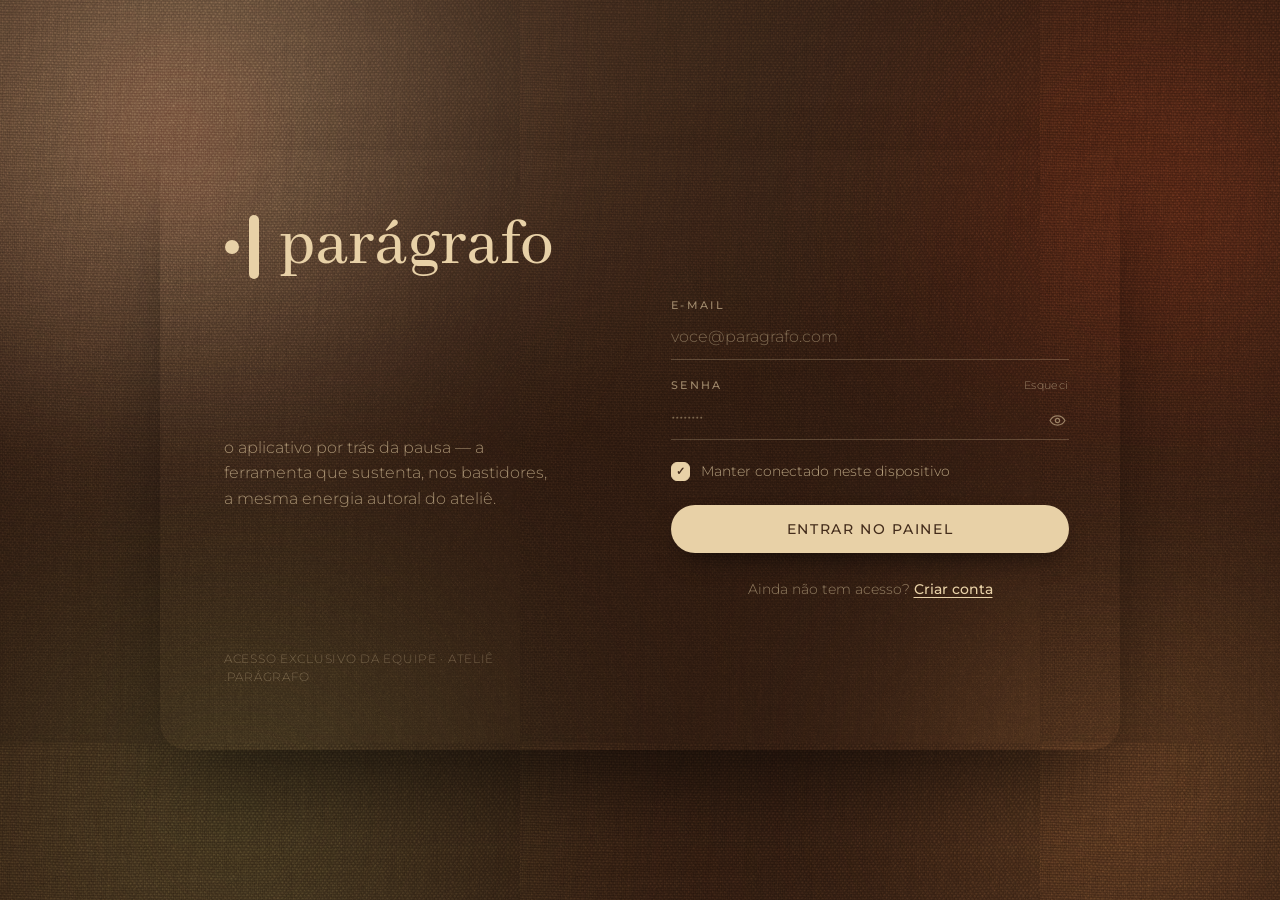
<file: index.html>
<!doctype html>
<html lang="pt-BR">

<head>
  <meta charset="utf-8">
  <meta name="viewport" content="width=device-width, initial-scale=1">
  <title>.parágrafo</title>
  <link rel="preconnect" href="https://fonts.googleapis.com">
  <link rel="preconnect" href="https://fonts.gstatic.com" crossorigin>
  <link rel="stylesheet"
    href="https://fonts.googleapis.com/css2?family=Abhaya+Libre:wght@400;500;600;700&family=Montserrat:wght@300;400;500;600;700;800&display=swap">
  <link rel="stylesheet" href="style.css">

  <!-- ---------- PWA / instalável — manifest.json (ícones/nome/cores) + service worker
       (sw.js, registrado em app.js módulo 21) juntos deixam o app instalável na tela
       inicial e funcionando offline depois da 1ª visita. Tags de ícone/tema abaixo cobrem
       Android (manifest), iOS (apple-touch-icon + meta apple-*, que o Safari não lê do
       manifest) e navegador comum (favicon). ---------- -->
  <link rel="manifest" href="manifest.json">
  <meta name="theme-color" content="#442D1C">
  <link rel="icon" type="image/png" sizes="32x32" href="assets/icons/favicon-32.png">
  <link rel="icon" type="image/svg+xml" href="assets/icons/icon.svg">
  <link rel="apple-touch-icon" href="assets/icons/apple-touch-icon.png">
  <meta name="apple-mobile-web-app-capable" content="yes">
  <meta name="apple-mobile-web-app-status-bar-style" content="black-translucent">
  <meta name="apple-mobile-web-app-title" content="parágrafo">
</head>

<body>

  <!-- ---------- Gradiente de boas-vindas — mesh de blobs em movimento lento, referência:
       exemplo de footer animado do motion.dev (motion.dev/footers), cores trocadas pra
       paleta da marca. Cobre a tela inteira (mobile e computador, é position:fixed e usa
       vmax) por cima da troca #authView → .app-frame logo após o login/criar conta —
       playWelcomeGradient() em app.js liga/desliga a classe "show" e troca as telas por
       baixo enquanto ele está opaco, então a transição nunca aparece "crua". Decorativo e
       sem interação: aria-hidden + pointer-events:none. ---------- -->
  <div class="welcome-gradient" id="welcomeGradient" aria-hidden="true">
    <span class="wg-blob wg-blob-1"></span>
    <span class="wg-blob wg-blob-2"></span>
    <span class="wg-blob wg-blob-3"></span>
    <span class="wg-blob wg-blob-4"></span>
    <div class="wg-mark">
      <span class="wg-mark-dots"><span></span><span></span></span>
      <span class="wg-mark-text">parágrafo</span>
    </div>
  </div>

  <!-- ---------- Login / criar conta — tela cheia, fora do cartão do app ---------- -->
  <div id="authView">
    <div class="auth-bg-wg" aria-hidden="true">
      <span class="wg-blob wg-blob-1"></span>
      <span class="wg-blob wg-blob-2"></span>
      <span class="wg-blob wg-blob-3"></span>
      <span class="wg-blob wg-blob-4"></span>
    </div>
    <div class="auth-row">

      <div class="auth-brand">
        <div class="auth-wordmark">
          <span class="auth-wordmark-dots"><span></span><span></span></span>
          <span class="auth-wordmark-text">parágrafo</span>
        </div>
        <p class="auth-tagline">o aplicativo por trás da pausa — a ferramenta que sustenta, nos bastidores, a mesma
          energia autoral do ateliê.</p>
        <p class="auth-footnote">ACESSO EXCLUSIVO DA EQUIPE · ATELIÊ .PARÁGRAFO</p>
      </div>

      <div class="auth-panel">
        <div class="auth-panel-inner">

          <!-- ===== Entrar ===== -->
          <div class="auth-screen" data-authscreen="login">
            <form class="auth-form" data-action="login-submit">
              <div class="auth-field">
                <label class="auth-field-label" for="loginEmail">E-mail</label>
                <input class="auth-input" type="email" id="loginEmail" name="email" autocomplete="email"
                  placeholder="voce@paragrafo.com">
              </div>
              <div class="auth-field">
                <span class="auth-field-label">Senha<button type="button" class="auth-forgot"
                    data-action="auth-forgot">Esqueci</button></span>
                <div class="auth-eyewrap">
                  <input class="auth-input" type="password" id="loginSenha" name="senha"
                    autocomplete="current-password" placeholder="••••••••">
                  <button type="button" class="auth-eye" data-toggle-senha="loginSenha" aria-label="Mostrar senha">
                    <svg viewBox="0 0 24 24" fill="none" stroke="currentColor" stroke-width="1.7"
                      stroke-linecap="round" stroke-linejoin="round">
                      <path d="M1.5 12S5 5.5 12 5.5 22.5 12 22.5 12 19 18.5 12 18.5 1.5 12 1.5 12z" />
                      <circle cx="12" cy="12" r="3" />
                    </svg>
                  </button>
                </div>
              </div>
              <div class="auth-error" id="loginError" role="alert" hidden></div>
              <button type="button" class="auth-check-row" data-action="toggle-lembrar" aria-pressed="true"
                id="loginLembrarRow">
                <span class="auth-checkbox" id="loginLembrarCheck">✓</span>
                <span class="auth-check-label">Manter conectado neste dispositivo</span>
              </button>
              <button type="submit" class="auth-submit">Entrar no painel</button>
            </form>
            <p class="auth-switch">Ainda não tem acesso? <button type="button" class="auth-switch-btn"
                data-goto-auth="criarConta">Criar conta</button></p>
          </div>

          <!-- ===== Criar conta ===== -->
          <div class="auth-screen" data-authscreen="criarConta" hidden>
            <form class="auth-form" data-action="signup-submit">
              <div class="auth-field">
                <label class="auth-field-label" for="signupNome">Nome</label>
                <input class="auth-input" type="text" id="signupNome" name="nome" autocomplete="name"
                  placeholder="Como te chamamos">
              </div>
              <div class="auth-field">
                <label class="auth-field-label" for="signupEmail">E-mail</label>
                <input class="auth-input" type="email" id="signupEmail" name="email" autocomplete="email"
                  placeholder="voce@paragrafo.com">
              </div>
              <div class="auth-field">
                <span class="auth-field-label">Senha</span>
                <div class="auth-eyewrap">
                  <input class="auth-input" type="password" id="signupSenha" name="senha"
                    autocomplete="new-password" placeholder="••••••••">
                  <button type="button" class="auth-eye" data-toggle-senha="signupSenha" aria-label="Mostrar senha">
                    <svg viewBox="0 0 24 24" fill="none" stroke="currentColor" stroke-width="1.7"
                      stroke-linecap="round" stroke-linejoin="round">
                      <path d="M1.5 12S5 5.5 12 5.5 22.5 12 22.5 12 19 18.5 12 18.5 1.5 12 1.5 12z" />
                      <circle cx="12" cy="12" r="3" />
                    </svg>
                  </button>
                </div>
              </div>
              <div class="auth-field">
                <label class="auth-field-label" for="signupSenhaConfirm">Confirmar senha</label>
                <input class="auth-input" type="password" id="signupSenhaConfirm" name="senha2"
                  autocomplete="new-password" placeholder="••••••••">
              </div>
              <div class="auth-error" id="signupError" role="alert" hidden></div>
              <button type="button" class="auth-check-row" data-action="toggle-aceite" aria-pressed="false"
                id="signupAceiteRow">
                <span class="auth-checkbox" id="signupAceiteCheck"></span>
                <span class="auth-check-label">Aceito as regras internas de uso</span>
              </button>
              <button type="submit" class="auth-submit">Criar conta</button>
            </form>
            <p class="auth-switch">Já tem acesso? <button type="button" class="auth-switch-btn"
                data-goto-auth="login">Entrar</button></p>
          </div>

          <!-- ===== Definir nova senha (aberta pelo link do e-mail de "esqueci a senha") ===== -->
          <div class="auth-screen" data-authscreen="novaSenha" hidden>
            <p class="auth-tagline" style="margin:0 0 18px;">Escolha uma nova senha pra sua conta.</p>
            <form class="auth-form" data-action="nova-senha-submit">
              <div class="auth-field">
                <label class="auth-field-label" for="novaSenhaSenha">Nova senha</label>
                <div class="auth-eyewrap">
                  <input class="auth-input" type="password" id="novaSenhaSenha" name="senha"
                    autocomplete="new-password" placeholder="••••••••">
                  <button type="button" class="auth-eye" data-toggle-senha="novaSenhaSenha" aria-label="Mostrar senha">
                    <svg viewBox="0 0 24 24" fill="none" stroke="currentColor" stroke-width="1.7"
                      stroke-linecap="round" stroke-linejoin="round">
                      <path d="M1.5 12S5 5.5 12 5.5 22.5 12 22.5 12 19 18.5 12 18.5 1.5 12 1.5 12z" />
                      <circle cx="12" cy="12" r="3" />
                    </svg>
                  </button>
                </div>
              </div>
              <div class="auth-field">
                <label class="auth-field-label" for="novaSenhaConfirm">Confirmar nova senha</label>
                <input class="auth-input" type="password" id="novaSenhaConfirm" name="senha2"
                  autocomplete="new-password" placeholder="••••••••">
              </div>
              <div class="auth-error" id="novaSenhaError" role="alert" hidden></div>
              <button type="submit" class="auth-submit">Salvar nova senha</button>
            </form>
            <p class="auth-switch">Não pediu isso? <button type="button" class="auth-switch-btn"
                data-goto-auth="login">Voltar pro login</button></p>
          </div>

        </div>
      </div>
    </div>
  </div>

  <!-- ---------- App: cartão de celular, dashboard e telas ligadas a ele ---------- -->
  <div class="app-frame" hidden>

    <div class="screen" data-screen="dashboard">
      <!-- Bloco "hero" — cor sólida da marca (Spiced Wine) + texto creme, tira dos 7 dias
           da semana com hoje em destaque. Ver o repin de --bg/--text/etc. pra esta tela em
           style.css (mesma lógica de #authView: paleta de marca fixa, não depende dos
           tokens de tema). -->
      <div class="dash-hero">
        <div class="topbar">
          <div class="brandrow">
            <div class="brandmark">p</div>
            <div class="brandname">.parágrafo</div>
          </div>
          <div class="avatar" data-goto="mais" role="button" tabindex="0" aria-label="Perfil" id="dashAvatar">A</div>
        </div>
        <div class="dash-hero-greetrow">
          <div>
            <div class="serif dash-hero-greet" id="dashSaudacao">Bom dia</div>
            <div class="dash-hero-date" id="dashDataHoje">—</div>
          </div>
          <div class="iconbtn" style="position:relative;" role="button" tabindex="0" data-action="go-reposicao"
            id="dashAvisosBtn" aria-label="Avisos urgentes, 0 pendentes, em ordem de prioridade">
            <svg viewBox="0 0 24 24" fill="none" stroke="currentColor" stroke-width="1.7" stroke-linecap="round"
              stroke-linejoin="round">
              <path
                d="M12 17c-4.4 0-6.6 0-6.6-1.4 0-1.4 1.7-1.3 1.7-4.9C7.1 7.5 8.9 5 12 5s4.9 2.5 4.9 5.7c0 3.6 1.7 3.5 1.7 4.9C18.6 17 16.4 17 12 17z" />
              <path d="M10.3 19.5a1.8 1.8 0 0 0 3.4 0" />
            </svg>
            <div id="dashAvisosBadge" class="avisos-badge" hidden>0</div>
          </div>
        </div>
        <div class="dash-hero-week dash-tap" id="dashSemanaStrip" role="button" tabindex="0"
          data-action="go-calendario" aria-label="Ver calendário do mês e o recap de qualquer dia"></div>
      </div>
      <div class="content">

        <div class="skel-overlay" aria-hidden="true" hidden>
          <div class="skel-block" style="height:150px;"></div>
          <div style="display:flex;gap:9px;">
            <div class="skel-block" style="height:34px;flex:1;border-radius:12px;"></div>
            <div class="skel-block" style="height:34px;flex:1;border-radius:12px;"></div>
            <div class="skel-block" style="height:34px;flex:1;border-radius:12px;"></div>
          </div>
          <div class="skel-block" style="height:96px;"></div>
          <div style="display:flex;gap:12px;">
            <div class="skel-block" style="height:84px;flex:1;"></div>
            <div class="skel-block" style="height:84px;flex:1;"></div>
          </div>
          <div class="skel-block" style="height:58px;border-radius:15px;"></div>
          <div class="skel-block" style="height:170px;"></div>
        </div>

        <div class="raised dash-tap dash-area-urgent" role="button" tabindex="0" data-action="go-reposicao" id="dashUrgentBanner"
          aria-label="Ver todos os avisos, em ordem de prioridade" hidden
          style="padding:13px 16px;display:flex;align-items:center;gap:11px;margin-bottom:18px;">
          <div class="badge warn" style="flex:none;">urgente</div>
          <div style="flex:1;font-size:15px;line-height:1.4;" id="dashUrgentText">—</div>
          <div id="dashUrgentMore" hidden
            style="display:flex;align-items:center;gap:3px;flex:none;color:var(--text-faint);font-size:13px;font-weight:600;">
            <span id="dashUrgentMoreCount"></span><svg viewBox="0 0 24 24" width="13" height="13" fill="none"
              stroke="currentColor" stroke-width="1.9" stroke-linecap="round" stroke-linejoin="round">
              <path d="m9 6 6 6-6 6" />
            </svg>
          </div>
        </div>

        <div class="raised card dash-resumo dash-area-resumo">
          <div class="between" style="margin-bottom:12px;">
            <div class="label" style="margin:0;">resumo de hoje</div>
            <div class="dash-meta" id="dashResumoData">—</div>
          </div>
          <div id="dashResumoList"></div>
        </div>

        <div class="row dash-area-periodo" style="gap:9px;margin-bottom:8px;" id="dashPeriodoPills">
          <div class="pill dash-tap active" style="flex:1;text-align:center;" data-periodo="7" role="button" tabindex="0"
            aria-pressed="true">7 dias</div>
          <div class="pill dash-tap" style="flex:1;text-align:center;" data-periodo="30" role="button" tabindex="0"
            aria-pressed="false">30 dias</div>
          <div class="pill dash-tap" style="flex:1;text-align:center;" data-periodo="custom" role="button" tabindex="0"
            aria-pressed="false">personalizado</div>
        </div>
        <div class="row dash-area-periodo2" style="gap:9px;margin-bottom:20px;" id="dashPeriodoCustomWrap" hidden>
          <div class="pressed field" style="flex:1;margin-bottom:0;">
            <label class="label" for="dashPeriodoInicio">de</label>
            <input type="date" id="dashPeriodoInicio" />
          </div>
          <div class="pressed field" style="flex:1;margin-bottom:0;">
            <label class="label" for="dashPeriodoFim">até</label>
            <input type="date" id="dashPeriodoFim" />
          </div>
        </div>

        <div class="raised raised-emphasis card dash-tap dash-area-lucro" style="background:var(--primary);margin-bottom:12px;">
          <div
            style="font-size:13px;font-weight:600;letter-spacing:.06em;text-transform:uppercase;color:var(--on-primary);opacity:.7;margin-bottom:8px;">
            lucro líquido real</div>
          <div style="font-size:32px;font-weight:800;letter-spacing:-.01em;color:var(--on-primary);"
            id="dashLucroLiquido">R$ 0,00</div>
          <div style="font-size:13px;color:var(--on-primary);opacity:.6;margin-top:6px;" id="dashLucroSub"></div>
        </div>

        <div class="dash-area-metrics" style="display:flex;gap:12px;margin-bottom:12px;">
          <div class="raised-sm dash-tap" style="padding:16px;flex:1;">
            <div class="label" style="margin-bottom:8px;">total de vendas</div>
            <div style="font-size:22px;font-weight:700;letter-spacing:-.01em;" id="dashTotalVendas">R$ 0,00</div>
            <div style="font-size:13px;color:var(--text-faint);margin-top:6px;">no período · antes de cupons</div>
          </div>
          <div class="raised-sm dash-tap" style="padding:16px;flex:1;">
            <div class="label" style="margin-bottom:8px;">receita real</div>
            <div style="font-size:22px;font-weight:700;letter-spacing:-.01em;" id="dashReceitaReal">R$ 0,00</div>
            <div style="font-size:13px;color:var(--text-faint);margin-top:6px;">− cupons, − estornos</div>
          </div>
        </div>

        <div class="raised-sm between dash-tap dash-area-produzido" style="padding:14px 16px;margin-bottom:8px;">
          <div>
            <div class="label" style="margin-bottom:4px;">produzido</div>
            <div style="font-size:13px;color:var(--text-faint);" id="dashProduzidoSub">—</div>
          </div>
          <div style="font-size:22px;font-weight:700;letter-spacing:-.01em;" id="dashProduzidoQtd">0 velas</div>
        </div>

        <div class="row dash-tap dash-area-report" role="button" tabindex="0" data-goto="relatorioCompleto"
          aria-label="Ver relatório completo do período"
          style="justify-content:center;gap:6px;padding:2px 0 6px;margin-bottom:6px;color:var(--primary);font-size:15px;font-weight:600;">
          ver relatório completo do período
          <svg viewBox="0 0 24 24" width="13" height="13" fill="none" stroke="currentColor" stroke-width="2"
            stroke-linecap="round" stroke-linejoin="round">
            <path d="m9 6 6 6-6 6" />
          </svg>
        </div>

        <div class="raised card dash-tap dash-area-pizza" style="margin-top:16px;">
          <div class="between" style="margin-bottom:14px;">
            <div class="label" style="margin:0;">velas vendidas por variação</div>
            <div style="font-size:13px;color:var(--text-faint);" id="dashPizzaTotal">0 un</div>
          </div>
          <div id="dashPizzaWrap"></div>
        </div>

        <div class="reveal-footer" aria-hidden="true">
          <span class="reveal-footer-mark">.parágrafo</span>
        </div>
      </div>

      <div class="dock" id="dashDock" role="navigation" aria-label="Navegação principal"></div>
    </div>

    <div class="screen" data-screen="reposicao" hidden>
      <div class="backrow">
        <div class="iconbtn" role="button" tabindex="0" data-goto="dashboard" aria-label="Voltar ao início">
          <svg viewBox="0 0 24 24" fill="none" stroke="currentColor" stroke-width="1.9" stroke-linecap="round"
            stroke-linejoin="round">
            <path d="m15 6-6 6 6 6" />
          </svg>
        </div>
        <div>
          <div class="crumb">início</div>
          <div class="pagetitle">avisos de reposição</div>
        </div>
      </div>
      <div class="content">
        <div class="skel-overlay" aria-hidden="true" hidden>
          <div class="skel-block" style="height:14px;width:120px;border-radius:7px;"></div>
          <div class="skel-block" style="height:120px;"></div>
          <div class="skel-block" style="height:64px;"></div>
          <div class="skel-block" style="height:64px;"></div>
          <div class="skel-block" style="height:64px;"></div>
        </div>

        <div style="font-size:15px;color:var(--text-faint);margin-bottom:16px;" id="reposicaoCount">—</div>
        <div id="reposicaoList"></div>

        <div class="reveal-footer" aria-hidden="true">
          <span class="reveal-footer-mark">.parágrafo</span>
        </div>
      </div>
      <div class="dock" id="reposicaoDock" role="navigation" aria-label="Navegação principal"></div>
    </div>

    <!-- ---------- Calendário: aberto tocando a tira de dias do hero do dashboard. Mês
         completo, navegação entre meses, toque num dia mostra o recap daquele dia (mesma
         conta do card "resumo de hoje", pra qualquer data). ---------- -->
    <div class="screen" data-screen="calendario" hidden>
      <div class="backrow">
        <div class="iconbtn" role="button" tabindex="0" data-goto="dashboard" aria-label="Voltar ao início">
          <svg viewBox="0 0 24 24" fill="none" stroke="currentColor" stroke-width="1.9" stroke-linecap="round"
            stroke-linejoin="round">
            <path d="m15 6-6 6 6 6" />
          </svg>
        </div>
        <div>
          <div class="crumb">início</div>
          <div class="pagetitle">calendário</div>
        </div>
      </div>
      <div class="content">
        <div class="skel-overlay" aria-hidden="true" hidden>
          <div class="skel-block" style="height:38px;width:180px;border-radius:10px;margin:0 auto 22px;"></div>
          <div class="skel-block" style="height:280px;"></div>
          <div class="skel-block" style="height:140px;"></div>
        </div>

        <div class="cal-monthrow">
          <div class="iconbtn" role="button" tabindex="0" data-action="calendario-prev" aria-label="Mês anterior">
            <svg viewBox="0 0 24 24" fill="none" stroke="currentColor" stroke-width="1.9" stroke-linecap="round" stroke-linejoin="round">
              <path d="m15 6-6 6 6 6" />
            </svg>
          </div>
          <div class="cal-monthname" id="calendarioMesAno">—</div>
          <div class="iconbtn" role="button" tabindex="0" data-action="calendario-next" aria-label="Próximo mês">
            <svg viewBox="0 0 24 24" fill="none" stroke="currentColor" stroke-width="1.9" stroke-linecap="round" stroke-linejoin="round">
              <path d="m9 6 6 6-6 6" />
            </svg>
          </div>
        </div>

        <div class="cal-weekdays">
          <span>D</span><span>S</span><span>T</span><span>Q</span><span>Q</span><span>S</span><span>S</span>
        </div>
        <div class="cal-grid" id="calendarioGrid"></div>

        <div class="raised card" style="margin-top:20px;">
          <div class="between" style="margin-bottom:12px;">
            <div class="label" style="margin:0;">recap do dia</div>
            <div style="font-size:13px;color:var(--text-faint);" id="calendarioRecapData">—</div>
          </div>
          <div id="calendarioRecapList"></div>
        </div>

        <div class="reveal-footer" aria-hidden="true">
          <span class="reveal-footer-mark">.parágrafo</span>
        </div>
      </div>
      <div class="dock" id="calendarioDock" role="navigation" aria-label="Navegação principal"></div>
    </div>

    <!-- ---------- Estoque: hub com as 3 pastas (insumos / produção / calculadora) ---------- -->
    <div class="screen" data-screen="estoque" hidden>
      <div class="backrow">
        <div class="iconbtn" role="button" tabindex="0" data-goto="dashboard" aria-label="Voltar ao início">
          <svg viewBox="0 0 24 24" fill="none" stroke="currentColor" stroke-width="1.9" stroke-linecap="round"
            stroke-linejoin="round">
            <path d="m15 6-6 6 6 6" />
          </svg>
        </div>
        <div>
          <div class="crumb">início</div>
          <div class="pagetitle">estoque</div>
        </div>
      </div>
      <div class="content">
        <!-- Sem skel-overlay aqui de propósito: a própria cascata das 5 pastas
             (playStackReveal, ver showScreen() em app.js) já cumpre o papel de revelação —
             um skeleton por cima só ia tampar essa animação. -->

        <!-- As 5 pastas empilhadas — mesma lógica de cor fixa do dash-hero e do dock: sempre
             uma das cores da marca, separadas por um gap real (ver .folder-stack em style.css)
             e cascateando de mais clara pra mais escura, com um passo de volta no fim. -->
        <div class="folder-stack">
          <div class="folder-card" role="button" tabindex="0" data-goto="estoqueInsumos"
            aria-label="Abrir Estoque de Insumos" style="background:#E8D1A7;color:#442D1C;">
            <div style="flex:1;min-width:0;">
              <div class="folder-card-title">Estoque de Insumos</div>
              <div class="folder-card-sub" id="folderInsumosSub">—</div>
            </div>
            <svg class="folder-card-arrow" viewBox="0 0 24 24" fill="none" stroke="currentColor" stroke-width="2"
              stroke-linecap="round" stroke-linejoin="round">
              <path d="m9 6 6 6-6 6" />
            </svg>
          </div>

          <div class="folder-card" role="button" tabindex="0" data-goto="estoqueProducao"
            aria-label="Abrir Estoque de Produção" style="background:#9D9167;color:#2B1B10;">
            <div style="flex:1;min-width:0;">
              <div class="folder-card-title">Estoque de Produção</div>
              <div class="folder-card-sub" id="folderProducaoSub">—</div>
            </div>
            <svg class="folder-card-arrow" viewBox="0 0 24 24" fill="none" stroke="currentColor" stroke-width="2"
              stroke-linecap="round" stroke-linejoin="round">
              <path d="m9 6 6 6-6 6" />
            </svg>
          </div>

          <div class="folder-card" role="button" tabindex="0" data-goto="estoqueCalculadora"
            aria-label="Abrir Calculadora de Velas" style="background:#84592B;color:#F3E6CE;">
            <div style="flex:1;min-width:0;">
              <div class="folder-card-title">Calculadora de Velas</div>
              <div class="folder-card-sub">monte um lote e veja o que falta</div>
            </div>
            <svg class="folder-card-arrow" viewBox="0 0 24 24" fill="none" stroke="currentColor" stroke-width="2"
              stroke-linecap="round" stroke-linejoin="round">
              <path d="m9 6 6 6-6 6" />
            </svg>
          </div>

          <div class="folder-card" role="button" tabindex="0" data-goto="estoqueCalculadoraLucro"
            aria-label="Abrir Calculadora de Lucro" style="background:#743014;color:#F3E6CE;">
            <div style="flex:1;min-width:0;">
              <div class="folder-card-title">Calculadora de Lucro</div>
              <div class="folder-card-sub">custo do lote e margem antes de produzir</div>
            </div>
            <svg class="folder-card-arrow" viewBox="0 0 24 24" fill="none" stroke="currentColor" stroke-width="2"
              stroke-linecap="round" stroke-linejoin="round">
              <path d="m9 6 6 6-6 6" />
            </svg>
          </div>

          <div class="folder-card" role="button" tabindex="0" data-goto="registroProducao"
            aria-label="Abrir Registro de Produção" style="background:#744E26;color:#F3E6CE;">
            <div style="flex:1;min-width:0;">
              <div class="folder-card-title">Registro de Produção</div>
              <div class="folder-card-sub" id="folderLotesSub">—</div>
            </div>
            <svg class="folder-card-arrow" viewBox="0 0 24 24" fill="none" stroke="currentColor" stroke-width="2"
              stroke-linecap="round" stroke-linejoin="round">
              <path d="m9 6 6 6-6 6" />
            </svg>
          </div>

        </div>

        <div class="reveal-footer" aria-hidden="true">
          <span class="reveal-footer-mark">.parágrafo</span>
        </div>
      </div>
      <div class="dock" id="estoqueDock" role="navigation" aria-label="Navegação principal"></div>
    </div>

    <!-- ---------- Estoque de Insumos — módulo 1 ---------- -->
    <div class="screen" data-screen="estoqueInsumos" hidden>
      <div class="backrow between">
        <div class="row">
          <div class="iconbtn" role="button" tabindex="0" data-goto="estoque" aria-label="Voltar ao estoque">
            <svg viewBox="0 0 24 24" fill="none" stroke="currentColor" stroke-width="1.9" stroke-linecap="round"
              stroke-linejoin="round">
              <path d="m15 6-6 6 6 6" />
            </svg>
          </div>
          <div>
            <div class="crumb">estoque</div>
            <div class="pagetitle">insumos</div>
          </div>
        </div>
        <div class="iconbtn" role="button" tabindex="0" data-action="insumo-add" aria-label="Cadastrar insumo">
          <svg viewBox="0 0 24 24" fill="none" stroke="currentColor" stroke-width="1.9" stroke-linecap="round">
            <path d="M12 5v14M5 12h14" />
          </svg>
        </div>
      </div>
      <div class="content">
        <div class="skel-overlay" aria-hidden="true" hidden>
          <div class="skel-block" style="height:46px;border-radius:16px;"></div>
          <div class="skel-block" style="height:36px;border-radius:999px;"></div>
          <div class="skel-block" style="height:64px;"></div>
          <div class="skel-block" style="height:64px;"></div>
          <div class="skel-block" style="height:64px;"></div>
        </div>

        <div class="pressed field row" style="padding:12px 16px;margin-bottom:18px;">
          <div style="width:17px;height:17px;"><svg viewBox="0 0 24 24" fill="none"
              stroke="currentColor" stroke-width="1.7" stroke-linecap="round" stroke-linejoin="round">
              <circle cx="10.5" cy="10.5" r="6" />
              <path d="m20 20-4.8-4.8" />
            </svg></div>
          <input type="text" id="estoqueSearchInput" placeholder="buscar insumo" />
        </div>

        <div class="row" style="gap:9px;overflow-x:auto;margin-bottom:14px;padding-bottom:2px;" id="estoqueInsumosFiltroPills">
          <div class="pill active" style="flex:none;" data-categoria="todas" role="button" tabindex="0" aria-pressed="true">todas</div>
          <div class="pill" style="flex:none;" data-categoria="cera" role="button" tabindex="0" aria-pressed="false">cera</div>
          <div class="pill" style="flex:none;" data-categoria="essencia" role="button" tabindex="0" aria-pressed="false">essências</div>
          <div class="pill" style="flex:none;" data-categoria="pavio" role="button" tabindex="0" aria-pressed="false">pavios</div>
          <div class="pill" style="flex:none;" data-categoria="embalagem" role="button" tabindex="0" aria-pressed="false">potes</div>
          <div class="pill" style="flex:none;" data-categoria="outro" role="button" tabindex="0" aria-pressed="false">outros</div>
        </div>

        <div class="label" id="estoqueInsumosCount">insumos</div>

        <div id="estoqueInsumosList"></div>

        <div class="hint" style="margin-top:10px;text-align:center;">custo
          médio ponderado — atualiza sozinho a cada entrada de compra.</div>

        <div class="reveal-footer" aria-hidden="true">
          <span class="reveal-footer-mark">.parágrafo</span>
        </div>
      </div>
      <div class="dock" id="estoqueInsumosDock" role="navigation" aria-label="Navegação principal"></div>
    </div>

    <div class="screen" data-screen="insumoForm" hidden>
      <div class="backrow">
        <div class="iconbtn" role="button" tabindex="0" data-goto="estoqueInsumos" aria-label="Voltar aos insumos">
          <svg viewBox="0 0 24 24" fill="none" stroke="currentColor" stroke-width="1.9" stroke-linecap="round"
            stroke-linejoin="round">
            <path d="m15 6-6 6 6 6" />
          </svg>
        </div>
        <div>
          <div class="crumb">estoque de insumos</div>
          <div class="pagetitle" id="insumoFormTitle">Novo insumo</div>
        </div>
      </div>
      <div class="content">
        <div class="skel-overlay" aria-hidden="true" hidden>
          <div class="skel-block" style="height:56px;"></div>
          <div class="skel-block" style="height:96px;"></div>
          <div class="skel-block" style="height:56px;"></div>
        </div>

        <div class="pressed field">
          <div class="label">nome do insumo</div>
          <input type="text" id="insumoFormNome" placeholder="ex.: Cera de soja" />
        </div>

        <div class="raised card">
          <div class="label">unidade de medida</div>
          <div class="row" id="insumoFormUnitPills" style="gap:9px;flex-wrap:wrap;">
            <div class="pressed-pill pill active" data-unit="kg" style="padding:9px 15px;">kg</div>
            <div class="pressed-pill pill" data-unit="g" style="padding:9px 15px;">g</div>
            <div class="pressed-pill pill" data-unit="ml" style="padding:9px 15px;">ml</div>
            <div class="pressed-pill pill" data-unit="L" style="padding:9px 15px;">L</div>
            <div class="pressed-pill pill" data-unit="un" style="padding:9px 15px;">un</div>
          </div>
        </div>

        <div class="raised card">
          <div class="label">categoria</div>
          <div class="row" id="insumoFormCategoriaPills" style="gap:9px;flex-wrap:wrap;">
            <div class="pressed-pill pill" data-categoria="cera" style="padding:9px 15px;">cera</div>
            <div class="pressed-pill pill" data-categoria="essencia" style="padding:9px 15px;">essência</div>
            <div class="pressed-pill pill" data-categoria="pavio" style="padding:9px 15px;">pavio</div>
            <div class="pressed-pill pill" data-categoria="embalagem" style="padding:9px 15px;">pote</div>
            <div class="pressed-pill pill active" data-categoria="outro" style="padding:9px 15px;">outro</div>
          </div>
        </div>

        <div id="insumoFormNewFields">
          <div class="pressed field">
            <div class="label">quantidade inicial</div>
            <div class="row">
              <input type="text" id="insumoFormQtd" placeholder="0" style="flex:1;" />
              <div style="font-size:16px;font-weight:600;color:var(--text-faint);" id="insumoFormQtdUnit">kg</div>
            </div>
          </div>
          <div class="pressed field">
            <div class="label">custo estimado inicial (por unidade)</div>
            <div class="row">
              <div style="font-size:16px;font-weight:600;color:var(--text-faint);">R$</div>
              <input type="text" id="insumoFormCusto" placeholder="0,00" style="flex:1;" />
            </div>
          </div>
        </div>

        <div id="insumoFormEditInfo" hidden>
          <div class="raised card">
            <div class="between" style="padding:10px 0;border-bottom:1px solid var(--line);">
              <span style="font-size:15px;color:var(--text-faint);">em estoque</span>
              <span class="stat" id="insumoFormInfoQtd">—</span>
            </div>
            <div class="between" style="padding:10px 0 0;">
              <span style="font-size:15px;color:var(--text-faint);">custo médio ponderado</span>
              <span class="stat" id="insumoFormInfoCusto">—</span>
            </div>
          </div>
          <div class="hint" style="margin:-6px 4px 18px;">Quantidade e custo
            só mudam por movimentações — registre uma entrada ou saída pra ajustá-los.</div>
        </div>

        <div class="pressed field">
          <div class="label">mínimo desejado (opcional)</div>
          <div class="row">
            <input type="text" id="insumoFormMinimo" placeholder="0" style="flex:1;" />
            <div style="font-size:16px;font-weight:600;color:var(--text-faint);" id="insumoFormMinUnit">kg</div>
          </div>
        </div>

        <div class="hint" style="margin:2px 4px 22px;" id="insumoFormHint">
          O custo por unidade começa como a estimativa acima e passa a ser o <strong
            style="color:var(--text-dim);">custo médio ponderado</strong> assim que a primeira compra for registrada.
        </div>

        <button class="btn btn-primary" data-action="insumo-form-save" style="width:100%;margin-bottom:12px;">Salvar
          insumo</button>
        <div style="text-align:center;" id="insumoFormRemoveWrap" hidden>
          <button class="btn btn-text" data-action="insumo-form-remove">Remover insumo</button>
        </div>
      </div>
      <div class="dock" id="insumoFormDock" role="navigation" aria-label="Navegação principal"></div>
    </div>

    <div class="screen" data-screen="insumoDetalhe" hidden>
      <div class="backrow between">
        <div class="row">
          <div class="iconbtn" role="button" tabindex="0" data-goto="estoqueInsumos" aria-label="Voltar aos insumos">
            <svg viewBox="0 0 24 24" fill="none" stroke="currentColor" stroke-width="1.9" stroke-linecap="round"
              stroke-linejoin="round">
              <path d="m15 6-6 6 6 6" />
            </svg>
          </div>
          <div>
            <div class="crumb">estoque de insumos</div>
            <div class="pagetitle" id="insumoDetalheNome">—</div>
          </div>
        </div>
        <div class="row" style="gap:8px;">
          <div class="tapicon" role="button" tabindex="0" aria-label="Editar insumo" data-action="insumo-detalhe-edit"
            style="width:40px;height:40px;"><svg viewBox="0 0 24 24" fill="none" stroke="currentColor"
              stroke-width="1.7" stroke-linecap="round" stroke-linejoin="round">
              <path d="M12 20h9" />
              <path d="M16.5 3.5a2.1 2.1 0 0 1 3 3L7 19l-4 1 1-4z" />
            </svg></div>
          <div class="iconbtn" role="button" tabindex="0" aria-label="Nova movimentação" data-action="mov-add">
            <svg viewBox="0 0 24 24" fill="none" stroke="currentColor" stroke-width="1.9" stroke-linecap="round">
              <path d="M12 5v14M5 12h14" />
            </svg>
          </div>
        </div>
      </div>
      <div class="content">
        <div class="skel-overlay" aria-hidden="true" hidden>
          <div class="skel-block" style="height:130px;"></div>
          <div class="skel-block" style="height:46px;border-radius:16px;"></div>
          <div class="skel-block" style="height:96px;"></div>
        </div>

        <div class="raised card">
          <div class="between" style="margin-bottom:10px;">
            <div class="label" style="margin:0;">em estoque</div>
            <div class="badge warn" id="insumoDetalheBadge" hidden>abaixo do mínimo</div>
          </div>
          <div style="font-size:27px;font-weight:700;margin-bottom:14px;" id="insumoDetalheQtd">—</div>
          <div class="between" style="padding:11px 0;border-top:1px solid var(--line);">
            <span style="font-size:15px;color:var(--text-faint);">custo médio ponderado</span>
            <span class="stat" id="insumoDetalheCusto">—</span>
          </div>
          <div class="between" style="padding:11px 0 0;">
            <span style="font-size:15px;color:var(--text-faint);">mínimo desejado</span>
            <span class="stat dim" id="insumoDetalheMinimo">—</span>
          </div>
        </div>

        <div class="row" style="gap:10px;margin-bottom:22px;">
          <button class="btn btn-ghost" data-action="mov-entrada" style="flex:1;">Registrar entrada</button>
          <button class="btn btn-ghost" data-action="mov-saida" style="flex:1;">Registrar saída</button>
        </div>

        <div class="between" style="margin-bottom:10px;">
          <div class="label" style="margin:0;">histórico de movimentações</div>
          <div style="font-size:13px;color:var(--text-faint);" id="insumoDetalheHistCount">0 registros</div>
        </div>

        <div id="insumoDetalheHistEmpty"
          style="font-size:15px;color:var(--text-faint);text-align:center;padding:18px 0;" hidden>Nenhuma
          movimentação ainda.</div>
        <div class="raised card" id="insumoDetalheHistCard">
          <div id="insumoDetalheHistList"></div>
        </div>

        <div class="hint" style="margin-top:6px;text-align:center;">Cada
          entrada e saída fica registrada aqui, com data, quantidade e valor, para auditoria.</div>

        <div class="reveal-footer" aria-hidden="true">
          <span class="reveal-footer-mark">.parágrafo</span>
        </div>
      </div>
      <div class="dock" id="insumoDetalheDock" role="navigation" aria-label="Navegação principal"></div>
    </div>

    <div class="screen" data-screen="insumoMovimentar" hidden>
      <div class="backrow">
        <div class="iconbtn" role="button" tabindex="0" data-goto="insumoDetalhe" aria-label="Voltar ao insumo">
          <svg viewBox="0 0 24 24" fill="none" stroke="currentColor" stroke-width="1.9" stroke-linecap="round"
            stroke-linejoin="round">
            <path d="m15 6-6 6 6 6" />
          </svg>
        </div>
        <div>
          <div class="crumb" id="movCrumb">—</div>
          <div class="pagetitle">nova movimentação</div>
        </div>
      </div>
      <div class="content">
        <div class="skel-overlay" aria-hidden="true" hidden>
          <div class="skel-block" style="height:46px;border-radius:16px;"></div>
          <div class="skel-block" style="height:110px;"></div>
          <div class="skel-block" style="height:96px;"></div>
        </div>

        <div class="row" style="gap:9px;margin-bottom:18px;">
          <div class="pressed-pill pill active" data-tipo="entrada" style="padding:11px 16px;flex:1;text-align:center;">
            Entrada · compra</div>
          <div class="pressed-pill pill" data-tipo="saida" style="padding:11px 16px;flex:1;text-align:center;">Saída ·
            uso</div>
        </div>

        <div id="movEntradaFields">
          <div class="pressed field">
            <div class="label">quantidade comprada</div>
            <div class="row">
              <input type="text" id="movQtdEntrada" placeholder="0" style="flex:1;" />
              <div style="font-size:16px;font-weight:600;color:var(--text-faint);" id="movUnitEntrada">kg</div>
            </div>
          </div>
          <div class="pressed field">
            <div class="label">preço pago</div>
            <div class="row">
              <div style="font-size:16px;font-weight:600;color:var(--text-faint);">R$</div>
              <input type="text" id="movPreco" placeholder="0,00" style="flex:1;" />
            </div>
          </div>
        </div>

        <div id="movSaidaFields" hidden>
          <div class="pressed field">
            <div class="label">quantidade usada</div>
            <div class="row">
              <input type="text" id="movQtdSaida" placeholder="0" style="flex:1;" />
              <div style="font-size:16px;font-weight:600;color:var(--text-faint);" id="movUnitSaida">kg</div>
            </div>
          </div>
          <div class="label" style="margin:2px 4px 8px;">motivo</div>
          <div class="row" id="movMotivoPills" style="gap:9px;margin-bottom:14px;">
            <div class="pressed-pill pill active" data-motivo="Produção" style="padding:9px 14px;">Produção</div>
            <div class="pressed-pill pill" data-motivo="Perda" style="padding:9px 14px;">Perda</div>
            <div class="pressed-pill pill" data-motivo="Ajuste" style="padding:9px 14px;">Ajuste</div>
          </div>
        </div>

        <div class="pressed field">
          <div class="label">data</div>
          <div class="val" style="font-size:16px;font-weight:600;" id="movData">—</div>
        </div>

        <div class="raised card">
          <div class="label" id="movPreviewLabel">depois desta entrada</div>
          <div class="between" style="padding:10px 0;border-bottom:1px solid var(--line);">
            <span style="font-size:15px;color:var(--text-faint);">estoque</span>
            <span class="stat" id="movPreviewQtd">—</span>
          </div>
          <div class="between" style="padding:10px 0 0;" id="movPreviewCustoRow">
            <span style="font-size:15px;color:var(--text-faint);">custo médio ponderado</span>
            <span class="stat good" id="movPreviewCusto">—</span>
          </div>
        </div>
        <div style="font-size:14px;color:var(--warn);font-weight:600;margin:-8px 4px 14px;text-align:center;"
          id="movWarning" hidden></div>

        <button class="btn btn-primary" data-action="mov-submit" style="width:100%;margin-bottom:14px;"
          id="movSubmitBtn">Registrar entrada</button>
        <div class="hint" style="text-align:center;">O custo médio
          ponderado é recalculado automaticamente a cada compra registrada.</div>
      </div>
      <div class="dock" id="insumoMovimentarDock" role="navigation" aria-label="Navegação principal"></div>
    </div>

    <!-- ---------- Estoque de Produção — módulo 2/3 ---------- -->
    <div class="screen" data-screen="estoqueProducao" hidden>
      <div class="backrow">
        <div class="iconbtn" role="button" tabindex="0" data-goto="estoque" aria-label="Voltar ao estoque">
          <svg viewBox="0 0 24 24" fill="none" stroke="currentColor" stroke-width="1.9" stroke-linecap="round"
            stroke-linejoin="round">
            <path d="m15 6-6 6 6 6" />
          </svg>
        </div>
        <div>
          <div class="crumb">estoque</div>
          <div class="pagetitle">produção</div>
        </div>
      </div>
      <div class="content">
        <div class="skel-overlay" aria-hidden="true" hidden>
          <div class="skel-block" style="height:64px;"></div>
          <div class="skel-block" style="height:64px;"></div>
        </div>

        <div class="label" id="producaoCount">variações</div>

        <div id="producaoList"></div>

        <div class="hint" style="margin-top:10px;text-align:center;">
          Velas prontas, por variação do catálogo. Pra renomear uma variação, use o Catálogo de Produtos.</div>

        <div class="reveal-footer" aria-hidden="true">
          <span class="reveal-footer-mark">.parágrafo</span>
        </div>
      </div>
      <div class="dock" id="estoqueProducaoDock" role="navigation" aria-label="Navegação principal"></div>
    </div>

    <!-- ---------- Calculadora de Velas ---------- -->
    <div class="screen" data-screen="estoqueCalculadora" hidden>
      <div class="backrow">
        <div class="iconbtn" role="button" tabindex="0" data-goto="estoque" aria-label="Voltar ao estoque">
          <svg viewBox="0 0 24 24" fill="none" stroke="currentColor" stroke-width="1.9" stroke-linecap="round"
            stroke-linejoin="round">
            <path d="m15 6-6 6 6 6" />
          </svg>
        </div>
        <div>
          <div class="crumb">estoque</div>
          <div class="pagetitle">calculadora de velas</div>
        </div>
      </div>
      <div class="content">
        <div class="skel-overlay" aria-hidden="true" hidden>
          <div class="skel-block" style="height:40px;border-radius:999px;"></div>
          <div class="skel-block" style="height:96px;"></div>
          <div class="skel-block" style="height:170px;"></div>
        </div>

        <div class="label">variação do catálogo</div>
        <div style="display:flex;gap:9px;overflow-x:auto;margin-bottom:18px;padding-bottom:2px;" id="calcVarPills">
        </div>

        <!-- ---------- +/- do estepe de quantidade: os svg's aqui (e nos outros estepes do
             app — lucro, venda, encomenda, produção, ajuste de insumo) levam width/height
             fixos direto no atributo, não só a viewBox. Sem isso o Chrome ainda preenche o
             botão (parece funcionar em teste local), mas o Safari/iOS calcula 0x0 pro
             mesmo svg dentro de um flex item sem tamanho próprio — o ícone some de vez só
             no celular de verdade, sem erro no console. Bug relatado pela usuária
             (14/09/2026): "+" e "-" sumidos em algumas telas no celular. ---------- -->
        <div class="raised card">
          <div class="label">quantidade do lote</div>
          <div class="row" style="justify-content:center;gap:26px;">
            <div class="pressed" role="button" tabindex="0" aria-label="Diminuir quantidade do lote"
              data-action="calc-qtd-dec"
              style="width:44px;height:44px;border-radius:15px;display:flex;align-items:center;justify-content:center;color:var(--text);">
              <svg viewBox="0 0 24 24" fill="none" stroke="currentColor" stroke-width="1.9" stroke-linecap="round" width="19" height="19">
                <path d="M5 12h14" />
              </svg></div>
            <div style="font-size:32px;font-weight:700;min-width:44px;text-align:center;" id="calcQtdOut">24</div>
            <div class="raised-sm" role="button" tabindex="0" aria-label="Aumentar quantidade do lote"
              data-action="calc-qtd-inc"
              style="width:44px;height:44px;border-radius:15px;display:flex;align-items:center;justify-content:center;color:var(--primary);">
              <svg viewBox="0 0 24 24" fill="none" stroke="currentColor" stroke-width="1.9" stroke-linecap="round" width="19" height="19">
                <path d="M12 5v14M5 12h14" />
              </svg></div>
          </div>
        </div>

        <div class="raised card">
          <div class="between" style="margin-bottom:4px;">
            <div class="label" style="margin:0;">insumos que serão usados</div>
            <div style="font-size:13px;color:var(--text-faint);" id="calcPerdaNote">perda 4% inclusa</div>
          </div>
          <div id="calcInsumosList"></div>
        </div>

        <div class="raised card">
          <div class="between">
            <div>
              <div class="label" style="margin:0 0 4px;">jarras necessárias</div>
              <div style="font-size:22px;font-weight:700;" id="calcJarrasOut">24 un</div>
            </div>
            <div style="text-align:right;">
              <div class="label" style="margin:0 0 4px;">capacidade da jarra</div>
              <div class="stat dim" id="calcJarraCap">180 ml</div>
            </div>
          </div>
        </div>

        <div id="calcSaveWrap" hidden style="margin-bottom:6px;">
          <button class="btn btn-ghost" style="width:100%;" data-action="calc-save-padrao">Salvar ajustes como novo
            padrão</button>
          <div style="font-size:13px;color:var(--text-faint);line-height:1.5;text-align:center;margin-top:8px;">Sem
            isso, os ajustes valem só para este lote.</div>
        </div>

        <div class="reveal-footer" aria-hidden="true">
          <span class="reveal-footer-mark">.parágrafo</span>
        </div>
      </div>
      <div class="dock" id="estoqueCalculadoraDock" role="navigation" aria-label="Navegação principal"></div>
    </div>

    <!-- ---------- Calculadora de Lucro — módulo 5 ---------- -->
    <div class="screen" data-screen="estoqueCalculadoraLucro" hidden>
      <div class="backrow">
        <div class="iconbtn" role="button" tabindex="0" data-goto="estoque" aria-label="Voltar ao estoque">
          <svg viewBox="0 0 24 24" fill="none" stroke="currentColor" stroke-width="1.9" stroke-linecap="round"
            stroke-linejoin="round">
            <path d="m15 6-6 6 6 6" />
          </svg>
        </div>
        <div>
          <div class="crumb">estoque</div>
          <div class="pagetitle">calculadora de lucro</div>
        </div>
      </div>
      <div class="content">
        <div class="skel-overlay" aria-hidden="true" hidden>
          <div class="skel-block" style="height:40px;border-radius:999px;"></div>
          <div class="skel-block" style="height:96px;"></div>
          <div class="skel-block" style="height:120px;"></div>
          <div class="skel-block" style="height:150px;"></div>
        </div>

        <div class="label">variação do catálogo</div>
        <div style="display:flex;gap:9px;overflow-x:auto;margin-bottom:18px;padding-bottom:2px;" id="lucroVarPills">
        </div>

        <div class="raised card">
          <div class="label">quantidade do lote</div>
          <div class="row" style="justify-content:center;gap:26px;">
            <div class="pressed" role="button" tabindex="0" aria-label="Diminuir quantidade do lote"
              data-action="lucro-qtd-dec"
              style="width:44px;height:44px;border-radius:15px;display:flex;align-items:center;justify-content:center;color:var(--text);">
              <svg viewBox="0 0 24 24" fill="none" stroke="currentColor" stroke-width="1.9" stroke-linecap="round" width="19" height="19">
                <path d="M5 12h14" />
              </svg></div>
            <div style="font-size:32px;font-weight:700;min-width:44px;text-align:center;" id="lucroQtdOut">24</div>
            <div class="raised-sm" role="button" tabindex="0" aria-label="Aumentar quantidade do lote"
              data-action="lucro-qtd-inc"
              style="width:44px;height:44px;border-radius:15px;display:flex;align-items:center;justify-content:center;color:var(--primary);">
              <svg viewBox="0 0 24 24" fill="none" stroke="currentColor" stroke-width="1.9" stroke-linecap="round" width="19" height="19">
                <path d="M12 5v14M5 12h14" />
              </svg></div>
          </div>
        </div>

        <div class="raised card">
          <div class="between" style="margin-bottom:4px;">
            <div class="label" style="margin:0;">insumos que serão debitados</div>
            <div style="font-size:13px;color:var(--text-faint);" id="lucroPerdaNote">perda 4% inclusa</div>
          </div>
          <div id="lucroInsumosList"></div>
        </div>

        <div class="raised card" style="background:var(--primary);">
          <div class="between" style="padding:10px 0;border-bottom:1px solid rgba(255,255,255,.16);">
            <span style="font-size:15px;color:var(--on-primary);opacity:.75;">custo estimado do lote</span>
            <span style="font-size:16px;font-weight:700;color:var(--on-primary);" id="lucroCustoOut">—</span>
          </div>
          <div class="between" style="padding:10px 0;border-bottom:1px solid rgba(255,255,255,.16);">
            <span style="font-size:15px;color:var(--on-primary);opacity:.75;">receita da venda</span>
            <span style="font-size:16px;font-weight:700;color:var(--on-primary);" id="lucroReceitaOut">—</span>
          </div>
          <div class="between" style="padding:12px 0 0;">
            <span style="font-size:15px;color:var(--on-primary);opacity:.75;">margem bruta</span>
            <span style="font-size:22px;font-weight:800;color:var(--on-primary);" id="lucroMargemOut">—</span>
          </div>
        </div>
        <div style="font-size:13px;color:var(--text-faint);line-height:1.5;text-align:center;margin:-8px 4px 18px;">
          margem bruta = preço de venda − custo de insumo, sem custos fixos. o lucro líquido real, já com os custos
          fixos rateados, fica no Dashboard.</div>

        <div style="font-size:14px;color:var(--warn);font-weight:600;margin:-6px 4px 14px;text-align:center;"
          id="lucroWarning" hidden></div>

        <button class="btn btn-primary" data-action="lucro-registrar" style="width:100%;margin-bottom:14px;"
          id="lucroRegistrarBtn">Registrar produção</button>
        <div class="hint" style="text-align:center;">Registrar debita os
          insumos, credita as velas prontas no Estoque de Produção e cria a entrada correspondente no Registro de
          Produção.</div>

        <div class="reveal-footer" aria-hidden="true">
          <span class="reveal-footer-mark">.parágrafo</span>
        </div>
      </div>
      <div class="dock" id="estoqueCalculadoraLucroDock" role="navigation" aria-label="Navegação principal"></div>
    </div>

    <!-- ---------- Registro de Produção — módulo 6 ---------- -->
    <div class="screen" data-screen="registroProducao" hidden>
      <div class="backrow between">
        <div class="row">
          <div class="iconbtn" role="button" tabindex="0" data-goto="estoque" aria-label="Voltar ao estoque">
            <svg viewBox="0 0 24 24" fill="none" stroke="currentColor" stroke-width="1.9" stroke-linecap="round"
              stroke-linejoin="round">
              <path d="m15 6-6 6 6 6" />
            </svg>
          </div>
          <div>
            <div class="crumb">estoque</div>
            <div class="pagetitle">registro de produção</div>
          </div>
        </div>
        <div class="row" style="gap:8px;">
          <div class="tapicon" role="button" tabindex="0" aria-label="Exportar para o Google Planilhas (CSV)"
            data-action="lotes-export-csv" style="width:40px;height:40px;">
            <svg viewBox="0 0 24 24" fill="none" stroke="currentColor" stroke-width="1.7" stroke-linecap="round"
              stroke-linejoin="round">
              <rect x="4" y="5" width="16" height="14" rx="1.5" />
              <path d="M4 10.5h16M9.5 10.5V19" />
            </svg></div>
          <div class="tapicon" role="button" tabindex="0" aria-label="Exportar em PDF" data-action="lotes-export-pdf"
            style="width:40px;height:40px;">
            <svg viewBox="0 0 24 24" fill="none" stroke="currentColor" stroke-width="1.7" stroke-linecap="round"
              stroke-linejoin="round">
              <path d="M7 3h7l4 4v13a1 1 0 0 1-1 1H7a1 1 0 0 1-1-1V4a1 1 0 0 1 1-1z" />
              <path d="M14 3v4h4" />
            </svg></div>
        </div>
      </div>
      <div class="content">
        <div class="skel-overlay" aria-hidden="true" hidden>
          <div class="skel-block" style="height:64px;"></div>
          <div class="skel-block" style="height:64px;"></div>
          <div class="skel-block" style="height:64px;"></div>
        </div>

        <div class="label" id="lotesCount">lotes</div>

        <div id="lotesList"></div>

        <div class="hint" style="margin-top:10px;text-align:center;">
          Cada lote é criado pela Calculadora de Lucro, ao registrar uma produção. Toque num lote pra ver os insumos
          usados ou excluir o registro.</div>

        <div class="reveal-footer" aria-hidden="true">
          <span class="reveal-footer-mark">.parágrafo</span>
        </div>
      </div>
      <div class="dock" id="registroProducaoDock" role="navigation" aria-label="Navegação principal"></div>
    </div>

    <div class="screen" data-screen="loteDetalhe" hidden>
      <div class="backrow">
        <div class="iconbtn" role="button" tabindex="0" data-goto="registroProducao"
          aria-label="Voltar ao registro de produção">
          <svg viewBox="0 0 24 24" fill="none" stroke="currentColor" stroke-width="1.9" stroke-linecap="round"
            stroke-linejoin="round">
            <path d="m15 6-6 6 6 6" />
          </svg>
        </div>
        <div>
          <div class="crumb">registro de produção</div>
          <div class="pagetitle" id="loteDetalheTitulo">—</div>
        </div>
      </div>
      <div class="content">
        <div class="skel-overlay" aria-hidden="true" hidden>
          <div class="skel-block" style="height:150px;"></div>
          <div class="skel-block" style="height:96px;"></div>
        </div>

        <div class="raised card">
          <div class="between" style="padding:10px 0;border-bottom:1px solid var(--line);">
            <span style="font-size:15px;color:var(--text-faint);">data</span>
            <span class="stat" id="loteDetalheData">—</span>
          </div>
          <div class="between" style="padding:10px 0;border-bottom:1px solid var(--line);">
            <span style="font-size:15px;color:var(--text-faint);">quantidade produzida</span>
            <span class="stat" id="loteDetalheQtd">—</span>
          </div>
          <div class="between" style="padding:10px 0;border-bottom:1px solid var(--line);">
            <span style="font-size:15px;color:var(--text-faint);">custo do lote</span>
            <span class="stat" id="loteDetalheCusto">—</span>
          </div>
          <div class="between" style="padding:10px 0;border-bottom:1px solid var(--line);">
            <span style="font-size:15px;color:var(--text-faint);">receita da venda</span>
            <span class="stat" id="loteDetalheReceita">—</span>
          </div>
          <div class="between" style="padding:10px 0 0;">
            <span style="font-size:15px;color:var(--text-faint);">margem bruta</span>
            <span class="stat good" id="loteDetalheMargem">—</span>
          </div>
        </div>

        <div class="label" style="margin-top:4px;">insumos usados neste lote</div>
        <div class="raised card" id="loteDetalheInsumosCard">
          <div id="loteDetalheInsumosList"></div>
        </div>

        <button class="btn btn-text" data-action="lote-excluir"
          style="width:100%;margin-top:10px;color:var(--warn);">Excluir registro</button>
        <div class="hint" style="text-align:center;margin-top:4px;">
          Excluir reverte automaticamente o débito de insumos e o crédito de velas prontas deste lote, pra não deixar
          o estoque desalinhado.</div>

        <div class="reveal-footer" aria-hidden="true">
          <span class="reveal-footer-mark">.parágrafo</span>
        </div>
      </div>
      <div class="dock" id="loteDetalheDock" role="navigation" aria-label="Navegação principal"></div>
    </div>

    <!-- ---------- Configurações — módulo 8 ---------- -->
    <div class="screen" data-screen="configuracoes" hidden>
      <div class="backrow">
        <div class="iconbtn" role="button" tabindex="0" data-goto="estoque" aria-label="Voltar ao estoque">
          <svg viewBox="0 0 24 24" fill="none" stroke="currentColor" stroke-width="1.9" stroke-linecap="round"
            stroke-linejoin="round">
            <path d="m15 6-6 6 6 6" />
          </svg>
        </div>
        <div>
          <div class="crumb">estoque</div>
          <div class="pagetitle">configurações</div>
        </div>
      </div>
      <div class="content">
        <div class="skel-overlay" aria-hidden="true" hidden>
          <div class="skel-block" style="height:220px;"></div>
          <div class="skel-block" style="height:96px;"></div>
          <div class="skel-block" style="height:140px;"></div>
        </div>

        <div class="label">receita padrão por vela</div>
        <div class="hint" style="margin:-6px 4px 14px;">Quanto de cada
          insumo entra numa vela — usado pela Calculadora de Velas, pela Calculadora de Lucro e pelo Registro de
          Produção.</div>
        <div class="raised card">
          <div class="pressed field" style="margin-bottom:12px;">
            <div class="label" id="cfgCeraLabel">cera por vela</div>
            <div class="row"><input type="text" id="cfgCeraPorVela" placeholder="0" style="flex:1;" />
              <div style="font-size:16px;font-weight:600;color:var(--text-faint);" id="cfgCeraUnit">kg</div>
            </div>
          </div>
          <div class="pressed field" style="margin-bottom:12px;">
            <div class="label">essência por vela</div>
            <div class="row"><input type="text" id="cfgEssenciaPorVela" placeholder="0" style="flex:1;" />
              <div style="font-size:16px;font-weight:600;color:var(--text-faint);" id="cfgEssenciaUnit">ml</div>
            </div>
          </div>
          <div class="pressed field" style="margin-bottom:12px;">
            <div class="label" id="cfgJarraLabel">jarra por vela</div>
            <div class="row"><input type="text" id="cfgJarraPorVela" placeholder="0" style="flex:1;" />
              <div style="font-size:16px;font-weight:600;color:var(--text-faint);" id="cfgJarraUnit">un</div>
            </div>
          </div>
          <div class="pressed field">
            <div class="label" id="cfgPavioLabel">pavio por vela</div>
            <div class="row"><input type="text" id="cfgPavioPorVela" placeholder="0" style="flex:1;" />
              <div style="font-size:16px;font-weight:600;color:var(--text-faint);" id="cfgPavioUnit">un</div>
            </div>
          </div>
        </div>

        <div class="label" style="margin-top:20px;">jarra e perda de derretimento</div>
        <div class="hint" style="margin:-6px 4px 14px;">Usadas pela
          Calculadora de Velas pra saber quantas jarras um lote precisa e quanto de cera/essência realmente sai da
          panela.</div>
        <div class="raised card">
          <div class="pressed field" style="margin-bottom:12px;">
            <div class="label">capacidade da jarra</div>
            <div class="row"><input type="text" id="cfgJarraCapacidade" placeholder="0" style="flex:1;" />
              <div style="font-size:16px;font-weight:600;color:var(--text-faint);">ml</div>
            </div>
          </div>
          <div class="pressed field">
            <div class="label">perda de derretimento</div>
            <div class="row"><input type="text" id="cfgPerdaDerretimento" placeholder="0" style="flex:1;" />
              <div style="font-size:16px;font-weight:600;color:var(--text-faint);">%</div>
            </div>
          </div>
        </div>

        <div class="label" style="margin-top:20px;">preço de venda por variação</div>
        <div class="hint" style="margin:-6px 4px 14px;">Usado pela
          Calculadora de Lucro pra estimar a margem de cada lote antes de produzir.</div>
        <div class="raised card" id="cfgPrecosCard">
          <div id="cfgPrecosList"></div>
        </div>

        <button class="btn btn-primary" data-action="config-save" style="width:100%;margin:20px 0 12px;">Salvar
          configurações</button>
        <div class="hint" style="text-align:center;">As mudanças valem a
          partir de agora — lotes já registrados não são recalculados.</div>

        <div class="label" style="margin-top:20px;">avisos de reposição</div>
        <div class="hint" style="margin:-6px 4px 14px;">Por onde avisar
          quando um insumo ou vela pronta fica abaixo do mínimo cadastrado.</div>
        <div class="raised card">
          <div class="between" style="margin-bottom:10px;">
            <div class="label" style="margin:0;">notificar por</div>
            <div style="font-size:13px;color:var(--text-faint);" id="notifStatusNote">—</div>
          </div>
          <div class="row" id="notifCanalPills" style="gap:9px;flex-wrap:wrap;margin-bottom:14px;">
            <div class="pressed-pill pill active" data-canal="push" style="padding:9px 15px;">Push no app</div>
            <div class="pressed-pill pill" data-canal="email" style="padding:9px 15px;">E-mail</div>
            <div class="pressed-pill pill" data-canal="whatsapp" style="padding:9px 15px;">WhatsApp</div>
          </div>
          <div class="pressed" id="notifContatoGroup" style="margin-bottom:14px;" hidden>
            <div class="field" id="notifEmailField" style="margin-bottom:0;" hidden>
              <div class="label">e-mail</div>
              <input type="email" id="notifEmailInput" placeholder="voce@email.com" />
            </div>
            <div id="notifContatoDivider" style="height:1px;background:var(--line);margin:0 16px;" hidden></div>
            <div class="field" id="notifWhatsappField" style="margin-bottom:0;" hidden>
              <div class="label">WhatsApp</div>
              <input type="tel" id="notifWhatsappInput" placeholder="(11) 99999-9999" />
            </div>
          </div>
          <div id="notifStatusList" style="margin-bottom:14px;"></div>
          <button class="btn btn-ghost" style="width:100%;" data-action="notif-testar">testar aviso agora</button>
          <div style="font-size:13px;color:var(--text-faint);line-height:1.5;margin-top:12px;">avisos são enviados
            automaticamente quando um insumo ou vela pronta fica abaixo do mínimo — o botão acima é só pra testar.
          </div>
        </div>

        <div class="reveal-footer" aria-hidden="true">
          <span class="reveal-footer-mark">.parágrafo</span>
        </div>
      </div>
      <div class="dock" id="configuracoesDock" role="navigation" aria-label="Navegação principal"></div>
    </div>

    <!-- ---------- Vendas — tela-hub ---------- -->
    <div class="screen" data-screen="vendas" hidden>
      <div class="backrow">
        <div class="iconbtn" role="button" tabindex="0" data-goto="dashboard" aria-label="Voltar ao início">
          <svg viewBox="0 0 24 24" fill="none" stroke="currentColor" stroke-width="1.9" stroke-linecap="round"
            stroke-linejoin="round">
            <path d="m15 6-6 6 6 6" />
          </svg>
        </div>
        <div>
          <div class="crumb">início</div>
          <div class="pagetitle">vendas</div>
        </div>
      </div>
      <div class="content">
        <!-- Mesmo esquema de cascata de cores da marca do hub Estoque — todas as pastas já
             navegam de verdade (data-goto); nenhuma dispara mais o toast "em breve". -->
        <div class="folder-stack">
          <div class="folder-card" role="button" tabindex="0" data-goto="registrarVenda"
            aria-label="Abrir Registrar Venda" style="background:#E8D1A7;color:#442D1C;">
            <div style="flex:1;min-width:0;">
              <div class="folder-card-title">Registrar Venda</div>
              <div class="folder-card-sub">cliente, variações, forma de pagamento — debita do estoque na hora</div>
            </div>
            <svg class="folder-card-arrow" viewBox="0 0 24 24" fill="none" stroke="currentColor" stroke-width="2"
              stroke-linecap="round" stroke-linejoin="round">
              <path d="m9 6 6 6-6 6" />
            </svg>
          </div>

          <div class="folder-card" role="button" tabindex="0" data-goto="encomendas"
            aria-label="Abrir Encomendas" style="background:#9D9167;color:#2B1B10;">
            <div style="flex:1;min-width:0;">
              <div class="folder-card-title">Encomendas</div>
              <div class="folder-card-sub">pendente → em produção → entregue, vinculada a um lote</div>
            </div>
            <svg class="folder-card-arrow" viewBox="0 0 24 24" fill="none" stroke="currentColor" stroke-width="2"
              stroke-linecap="round" stroke-linejoin="round">
              <path d="m9 6 6 6-6 6" />
            </svg>
          </div>

          <div class="folder-card" role="button" tabindex="0" data-goto="historicoVendas"
            aria-label="Abrir Histórico de Vendas" style="background:#84592B;color:#F3E6CE;">
            <div style="flex:1;min-width:0;">
              <div class="folder-card-title">Histórico de Vendas</div>
              <div class="folder-card-sub">filtro por período, cliente ou variação</div>
            </div>
            <svg class="folder-card-arrow" viewBox="0 0 24 24" fill="none" stroke="currentColor" stroke-width="2"
              stroke-linecap="round" stroke-linejoin="round">
              <path d="m9 6 6 6-6 6" />
            </svg>
          </div>

          <div class="folder-card" role="button" tabindex="0" data-goto="controleCustos"
            aria-label="Abrir Controle de Custos" style="background:#743014;color:#F3E6CE;">
            <div style="flex:1;min-width:0;">
              <div class="folder-card-title">Controle de Custos</div>
              <div class="folder-card-sub">custo real por vela, margem e lucro líquido</div>
            </div>
            <svg class="folder-card-arrow" viewBox="0 0 24 24" fill="none" stroke="currentColor" stroke-width="2"
              stroke-linecap="round" stroke-linejoin="round">
              <path d="m9 6 6 6-6 6" />
            </svg>
          </div>

          <div class="folder-card" role="button" tabindex="0" data-goto="cupons"
            aria-label="Abrir Cupons" style="background:#744E26;color:#F3E6CE;">
            <div style="flex:1;min-width:0;">
              <div class="folder-card-title">Cupons</div>
              <div class="folder-card-sub">código, desconto, validade e limite de uso</div>
            </div>
            <svg class="folder-card-arrow" viewBox="0 0 24 24" fill="none" stroke="currentColor" stroke-width="2"
              stroke-linecap="round" stroke-linejoin="round">
              <path d="m9 6 6 6-6 6" />
            </svg>
          </div>
        </div>

        <div class="reveal-footer" aria-hidden="true">
          <span class="reveal-footer-mark">.parágrafo</span>
        </div>
      </div>
      <div class="dock" id="vendasDock" role="navigation" aria-label="Navegação principal"></div>
    </div>

    <!-- ---------- Registrar Venda — módulo 14 ---------- -->
    <div class="screen" data-screen="registrarVenda" hidden>
      <div class="backrow">
        <div class="iconbtn" role="button" tabindex="0" data-goto="vendas" aria-label="Voltar a vendas">
          <svg viewBox="0 0 24 24" fill="none" stroke="currentColor" stroke-width="1.9" stroke-linecap="round"
            stroke-linejoin="round">
            <path d="m15 6-6 6 6 6" />
          </svg>
        </div>
        <div>
          <div class="crumb">vendas</div>
          <div class="pagetitle">registrar venda</div>
        </div>
      </div>
      <div class="content">
        <div class="skel-overlay" aria-hidden="true" hidden>
          <div class="skel-block" style="height:56px;"></div>
          <div class="skel-block" style="height:140px;"></div>
          <div class="skel-block" style="height:90px;"></div>
        </div>

        <div class="label" style="margin: 2px 4px 8px;">cliente</div>
        <div class="raised-sm between" role="button" tabindex="0" data-action="venda-cliente-toggle"
          aria-label="Trocar cliente" style="padding:14px 16px;margin-bottom:16px;">
          <div style="font-size:16px;font-weight:600;" id="vendaClienteLabel">Cliente avulso</div>
          <svg class="folder-card-arrow" viewBox="0 0 24 24" fill="none" stroke="currentColor" stroke-width="2"
            stroke-linecap="round" stroke-linejoin="round">
            <path d="m9 6 6 6-6 6" />
          </svg>
        </div>

        <div id="vendaClientePicker" hidden style="margin-bottom:16px;">
          <div class="pressed field">
            <div class="label">buscar cliente</div>
            <input type="text" id="vendaClienteSearchInput" placeholder="nome ou telefone" />
          </div>
          <div id="vendaClienteList"></div>
        </div>

        <div class="label" style="margin: 2px 4px 8px;">variação</div>
        <div style="display:flex;gap:9px;overflow-x:auto;margin-bottom:14px;padding-bottom:2px;" id="vendaVarPills">
        </div>

        <div class="raised-sm between" style="padding:14px 16px;margin-bottom:14px;">
          <div class="label" style="margin:0;">quantidade</div>
          <div class="row" style="gap:12px;">
            <div class="pressed" role="button" tabindex="0" aria-label="Diminuir quantidade" data-action="venda-qtd-dec"
              style="width:34px;height:34px;border-radius:12px;display:flex;align-items:center;justify-content:center;color:var(--text);">
              <svg viewBox="0 0 24 24" fill="none" stroke="currentColor" stroke-width="1.9" stroke-linecap="round" width="15" height="15">
                <path d="M5 12h14" />
              </svg>
            </div>
            <div style="font-size:22px;font-weight:700;min-width:26px;text-align:center;" id="vendaQtdValue">1</div>
            <div class="raised-sm" role="button" tabindex="0" aria-label="Aumentar quantidade" data-action="venda-qtd-inc"
              style="width:34px;height:34px;border-radius:12px;display:flex;align-items:center;justify-content:center;color:var(--card-text);">
              <svg viewBox="0 0 24 24" fill="none" stroke="currentColor" stroke-width="1.9" stroke-linecap="round" width="15" height="15">
                <path d="M12 5v14M5 12h14" />
              </svg>
            </div>
          </div>
        </div>

        <button class="btn btn-ghost" data-action="venda-item-add" style="width:100%;margin-bottom:22px;">adicionar
          à venda</button>

        <div class="label" style="margin: 2px 4px 8px;">itens da venda</div>
        <div id="vendaItensList"></div>
        <div class="emptystate" id="vendaItensEmpty">
          <div class="emptystate-icon"><svg viewBox="0 0 24 24" fill="none" stroke="currentColor" stroke-width="1.6"
              stroke-linecap="round" stroke-linejoin="round">
              <path d="M6 8h12l1 12H5L6 8z" />
              <path d="M9 8V6a3 3 0 0 1 6 0v2" />
            </svg></div>
          <div class="emptystate-title">nenhum item ainda</div>
          <div class="emptystate-sub">escolha uma variação e a quantidade acima, depois toque em "adicionar à
            venda".</div>
        </div>

        <div class="pressed field" style="margin-top:22px;">
          <div class="label">cupom (opcional)</div>
          <input type="text" id="vendaCupomInput" placeholder="ex.: PAUSA10" style="text-transform:uppercase;" />
        </div>
        <div class="row between" id="vendaCupomAplicadoRow" hidden style="margin-bottom:12px;">
          <div class="badge good" style="flex:none;">cupom <span id="vendaCupomCodigoTxt"></span> aplicado</div>
          <button class="btn btn-text" data-action="venda-cupom-remover">remover</button>
        </div>
        <button class="btn btn-ghost" data-action="venda-cupom-aplicar" style="width:100%;margin-bottom:22px;">aplicar
          cupom</button>

        <div class="label" style="margin: 2px 4px 8px;">forma de pagamento</div>
        <div class="row" style="gap:9px;margin-bottom:22px;flex-wrap:wrap;" id="vendaFormaPills">
          <div class="pill active" style="flex:1;text-align:center;" data-forma="pix" role="button" tabindex="0"
            aria-pressed="true">Pix</div>
          <div class="pill" style="flex:1;text-align:center;" data-forma="cartao" role="button" tabindex="0"
            aria-pressed="false">Cartão</div>
          <div class="pill" style="flex:1;text-align:center;" data-forma="dinheiro" role="button" tabindex="0"
            aria-pressed="false">Dinheiro</div>
          <div class="pill" style="flex:1 1 100%;text-align:center;" data-forma="cortesia" role="button" tabindex="0"
            aria-pressed="false">Cortesia · presente / parceria</div>
        </div>

        <div class="raised-sm" style="padding:16px;margin-bottom:16px;">
          <div class="between" style="margin-bottom:8px;">
            <div style="font-size:15px;color:var(--text-faint);">subtotal</div>
            <div style="font-size:16px;font-weight:600;" id="vendaResumoSubtotal">R$ 0,00</div>
          </div>
          <div class="between" id="vendaResumoDescontoRow" hidden style="margin-bottom:8px;">
            <div style="font-size:15px;color:var(--text-faint);">desconto</div>
            <div class="stat dim good" id="vendaResumoDesconto">− R$ 0,00</div>
          </div>
          <div class="between">
            <div style="font-size:16px;font-weight:700;">total</div>
            <div style="font-size:22px;font-weight:800;" id="vendaResumoTotal">R$ 0,00</div>
          </div>
        </div>

        <button class="btn btn-primary" id="vendaSubmitBtn" data-action="venda-submit" style="width:100%;"
          disabled>confirmar venda</button>
      </div>
      <div class="dock" id="registrarVendaDock" role="navigation" aria-label="Navegação principal"></div>
    </div>

    <!-- ---------- Encomendas — módulo 15 ---------- -->
    <div class="screen" data-screen="encomendas" hidden>
      <div class="backrow between">
        <div class="row">
          <div class="iconbtn" role="button" tabindex="0" data-goto="vendas" aria-label="Voltar a vendas">
            <svg viewBox="0 0 24 24" fill="none" stroke="currentColor" stroke-width="1.9" stroke-linecap="round"
              stroke-linejoin="round">
              <path d="m15 6-6 6 6 6" />
            </svg>
          </div>
          <div>
            <div class="crumb">vendas</div>
            <div class="pagetitle">encomendas</div>
          </div>
        </div>
        <div class="iconbtn" role="button" tabindex="0" data-action="encomenda-add" aria-label="Nova encomenda">
          <svg viewBox="0 0 24 24" fill="none" stroke="currentColor" stroke-width="1.9" stroke-linecap="round">
            <path d="M12 5v14M5 12h14" />
          </svg>
        </div>
      </div>
      <div class="content">
        <div class="skel-overlay" aria-hidden="true" hidden>
          <div class="skel-block" style="height:40px;"></div>
          <div class="skel-block" style="height:80px;"></div>
          <div class="skel-block" style="height:80px;"></div>
        </div>

        <div class="row" style="gap:9px;overflow-x:auto;margin-bottom:14px;padding-bottom:2px;" id="encomendasFiltroPills">
          <div class="pill active" style="flex:none;" data-status="todas" role="button" tabindex="0" aria-pressed="true">todas</div>
          <div class="pill" style="flex:none;" data-status="pendente" role="button" tabindex="0" aria-pressed="false">pendente</div>
          <div class="pill" style="flex:none;" data-status="producao" role="button" tabindex="0" aria-pressed="false">em produção</div>
          <div class="pill" style="flex:none;" data-status="entregue" role="button" tabindex="0" aria-pressed="false">entregue</div>
        </div>

        <div class="label" id="encomendasCount">encomendas</div>

        <div id="encomendasList"></div>

        <div class="reveal-footer" aria-hidden="true">
          <span class="reveal-footer-mark">.parágrafo</span>
        </div>
      </div>
      <div class="dock" id="encomendasDock" role="navigation" aria-label="Navegação principal"></div>
    </div>

    <!-- ---------- Nova / Editar Encomenda — módulo 15 ---------- -->
    <div class="screen" data-screen="encomendaForm" hidden>
      <div class="backrow">
        <div class="iconbtn" role="button" tabindex="0" data-goto="encomendas" aria-label="Voltar a encomendas">
          <svg viewBox="0 0 24 24" fill="none" stroke="currentColor" stroke-width="1.9" stroke-linecap="round"
            stroke-linejoin="round">
            <path d="m15 6-6 6 6 6" />
          </svg>
        </div>
        <div>
          <div class="crumb">encomendas</div>
          <div class="pagetitle" id="encomendaFormTitle">nova encomenda</div>
        </div>
      </div>
      <div class="content">
        <div class="skel-overlay" aria-hidden="true" hidden>
          <div class="skel-block" style="height:56px;"></div>
          <div class="skel-block" style="height:140px;"></div>
          <div class="skel-block" style="height:90px;"></div>
        </div>

        <div class="label" style="margin: 2px 4px 8px;">cliente</div>
        <div class="raised-sm between" role="button" tabindex="0" data-action="encomenda-cliente-toggle"
          aria-label="Trocar cliente" style="padding:14px 16px;margin-bottom:16px;">
          <div style="font-size:16px;font-weight:600;" id="encomendaClienteLabel">Cliente avulso</div>
          <svg class="folder-card-arrow" viewBox="0 0 24 24" fill="none" stroke="currentColor" stroke-width="2"
            stroke-linecap="round" stroke-linejoin="round">
            <path d="m9 6 6 6-6 6" />
          </svg>
        </div>

        <div id="encomendaClientePicker" hidden style="margin-bottom:16px;">
          <div class="pressed field">
            <div class="label">buscar cliente</div>
            <input type="text" id="encomendaClienteSearchInput" placeholder="nome ou telefone" />
          </div>
          <div id="encomendaClienteList"></div>
        </div>

        <div class="label" style="margin: 2px 4px 8px;">variação</div>
        <div style="display:flex;gap:9px;overflow-x:auto;margin-bottom:14px;padding-bottom:2px;" id="encomendaVarPills">
        </div>

        <div class="raised-sm between" style="padding:14px 16px;margin-bottom:14px;">
          <div class="label" style="margin:0;">quantidade</div>
          <div class="row" style="gap:12px;">
            <div class="pressed" role="button" tabindex="0" aria-label="Diminuir quantidade" data-action="encomenda-qtd-dec"
              style="width:34px;height:34px;border-radius:12px;display:flex;align-items:center;justify-content:center;color:var(--text);">
              <svg viewBox="0 0 24 24" fill="none" stroke="currentColor" stroke-width="1.9" stroke-linecap="round" width="15" height="15">
                <path d="M5 12h14" />
              </svg>
            </div>
            <div style="font-size:22px;font-weight:700;min-width:26px;text-align:center;" id="encomendaQtdValue">1</div>
            <div class="raised-sm" role="button" tabindex="0" aria-label="Aumentar quantidade" data-action="encomenda-qtd-inc"
              style="width:34px;height:34px;border-radius:12px;display:flex;align-items:center;justify-content:center;color:var(--card-text);">
              <svg viewBox="0 0 24 24" fill="none" stroke="currentColor" stroke-width="1.9" stroke-linecap="round" width="15" height="15">
                <path d="M12 5v14M5 12h14" />
              </svg>
            </div>
          </div>
        </div>

        <button class="btn btn-ghost" data-action="encomenda-item-add" style="width:100%;margin-bottom:22px;">adicionar
          à encomenda</button>

        <div class="label" style="margin: 2px 4px 8px;">itens da encomenda</div>
        <div id="encomendaItensList"></div>
        <div class="emptystate" id="encomendaItensEmpty">
          <div class="emptystate-icon"><svg viewBox="0 0 24 24" fill="none" stroke="currentColor" stroke-width="1.6"
              stroke-linecap="round" stroke-linejoin="round">
              <path d="M6 8h12l1 12H5L6 8z" />
              <path d="M9 8V6a3 3 0 0 1 6 0v2" />
            </svg></div>
          <div class="emptystate-title">nenhum item ainda</div>
          <div class="emptystate-sub">escolha uma variação e a quantidade acima, depois toque em "adicionar à
            encomenda".</div>
        </div>

        <div class="pressed field" style="margin-top:22px;">
          <div class="label">entrega prevista (opcional)</div>
          <input type="date" id="encomendaFormDataPrevista" />
        </div>

        <div class="pressed field">
          <div class="label">observações (opcional)</div>
          <input type="text" id="encomendaFormObs" placeholder="ex.: embrulho pra presente" />
        </div>

        <div class="raised-sm between" style="padding:16px;margin:8px 0 16px;">
          <div style="font-size:16px;font-weight:700;">total</div>
          <div style="font-size:22px;font-weight:800;" id="encomendaFormTotal">R$ 0,00</div>
        </div>

        <button class="btn btn-primary" id="encomendaFormSaveBtn" data-action="encomenda-form-save" style="width:100%;margin-bottom:12px;"
          disabled>salvar encomenda</button>
        <div style="text-align:center;" id="encomendaFormRemoveWrap" hidden>
          <button class="btn btn-text" data-action="encomenda-form-remove" style="color:var(--warn);">Excluir encomenda</button>
        </div>
      </div>
      <div class="dock" id="encomendaFormDock" role="navigation" aria-label="Navegação principal"></div>
    </div>

    <!-- ---------- Detalhe da Encomenda — módulo 15 ---------- -->
    <div class="screen" data-screen="encomendaDetalhe" hidden>
      <div class="backrow between">
        <div class="row">
          <div class="iconbtn" role="button" tabindex="0" data-goto="encomendas" aria-label="Voltar a encomendas">
            <svg viewBox="0 0 24 24" fill="none" stroke="currentColor" stroke-width="1.9" stroke-linecap="round"
              stroke-linejoin="round">
              <path d="m15 6-6 6 6 6" />
            </svg>
          </div>
          <div>
            <div class="crumb">encomendas</div>
            <div class="pagetitle" id="encomendaDetalheCliente">—</div>
          </div>
        </div>
        <div class="tapicon" role="button" tabindex="0" aria-label="Editar encomenda" data-action="encomenda-detalhe-edit"
          style="width:40px;height:40px;"><svg viewBox="0 0 24 24" fill="none" stroke="currentColor"
            stroke-width="1.7" stroke-linecap="round" stroke-linejoin="round">
            <path d="M12 20h9" />
            <path d="M16.5 3.5a2.1 2.1 0 0 1 3 3L7 19l-4 1 1-4z" />
          </svg></div>
      </div>
      <div class="content">
        <div class="skel-overlay" aria-hidden="true" hidden>
          <div class="skel-block" style="height:130px;"></div>
          <div class="skel-block" style="height:64px;"></div>
          <div class="skel-block" style="height:96px;"></div>
        </div>

        <div class="raised card">
          <div class="between" style="padding:0 0 11px;border-bottom:1px solid var(--line);">
            <span style="font-size:15px;color:var(--text-faint);">status</span>
            <span class="badge warn" id="encomendaDetalheStatusBadge">pendente</span>
          </div>
          <div class="between" style="padding:11px 0;border-bottom:1px solid var(--line);">
            <span style="font-size:15px;color:var(--text-faint);">entrega prevista</span>
            <span class="stat dim" id="encomendaDetalheData">sem data prevista</span>
          </div>
          <div class="between" style="padding:11px 0 0;" id="encomendaDetalheObsRow" hidden>
            <span style="font-size:15px;color:var(--text-faint);">observações</span>
            <span style="font-size:16px;font-weight:600;color:var(--text-dim);text-align:right;max-width:60%;"
              id="encomendaDetalheObs">—</span>
          </div>
        </div>

        <div class="label" style="margin-top:16px;">itens</div>
        <div class="raised card" id="encomendaDetalheItensCard">
          <div id="encomendaDetalheItensList"></div>
          <div class="between" style="padding:11px 0 0;margin-top:4px;">
            <span class="stat">total</span>
            <span style="font-size:18px;font-weight:800;" id="encomendaDetalheTotal">R$ 0,00</span>
          </div>
        </div>

        <div id="encomendaDetalheLoteRow">
          <div class="label" style="margin-top:16px;">lote vinculado (opcional)</div>
          <div class="raised-sm between" role="button" tabindex="0" data-action="encomenda-lote-toggle"
            aria-label="Vincular lote" style="padding:14px 16px;margin-bottom:8px;">
            <div style="font-size:16px;font-weight:600;" id="encomendaDetalheLoteLabel">nenhum lote vinculado</div>
            <svg class="folder-card-arrow" viewBox="0 0 24 24" fill="none" stroke="currentColor" stroke-width="2"
              stroke-linecap="round" stroke-linejoin="round">
              <path d="m9 6 6 6-6 6" />
            </svg>
          </div>
          <div id="encomendaLotePicker" hidden style="margin-bottom:8px;">
            <div id="encomendaLoteList"></div>
          </div>
        </div>

        <div id="encomendaFormaPagamentoWrap" hidden>
          <div class="label" style="margin-top:12px;">forma de pagamento na entrega</div>
          <div class="row" style="gap:9px;margin-bottom:8px;" id="encomendaFormaPills">
            <div class="pill active" style="flex:1;text-align:center;" data-forma="pix" role="button" tabindex="0"
              aria-pressed="true">Pix</div>
            <div class="pill" style="flex:1;text-align:center;" data-forma="cartao" role="button" tabindex="0"
              aria-pressed="false">Cartão</div>
            <div class="pill" style="flex:1;text-align:center;" data-forma="dinheiro" role="button" tabindex="0"
              aria-pressed="false">Dinheiro</div>
          </div>
        </div>

        <button class="btn btn-primary" id="encomendaAvancarBtn" data-action="encomenda-avancar-status"
          style="width:100%;margin-top:14px;">iniciar produção</button>

        <div style="font-size:14px;color:var(--good);line-height:1.5;text-align:center;margin-top:10px;" id="encomendaConvertidaNota" hidden>
          entregue — já virou uma venda confirmada, contabilizada no histórico do cliente.</div>

        <button class="btn btn-text" data-action="encomenda-excluir"
          style="width:100%;margin-top:10px;color:var(--warn);">Excluir encomenda</button>

        <div class="reveal-footer" aria-hidden="true">
          <span class="reveal-footer-mark">.parágrafo</span>
        </div>
      </div>
      <div class="dock" id="encomendaDetalheDock" role="navigation" aria-label="Navegação principal"></div>
    </div>

    <!-- ---------- Histórico de Vendas — módulo 16 ---------- -->
    <div class="screen" data-screen="historicoVendas" hidden>
      <div class="backrow between">
        <div class="row">
          <div class="iconbtn" role="button" tabindex="0" data-goto="vendas" aria-label="Voltar a vendas">
            <svg viewBox="0 0 24 24" fill="none" stroke="currentColor" stroke-width="1.9" stroke-linecap="round"
              stroke-linejoin="round">
              <path d="m15 6-6 6 6 6" />
            </svg>
          </div>
          <div>
            <div class="crumb">vendas</div>
            <div class="pagetitle">histórico de vendas</div>
          </div>
        </div>
        <div class="tapicon" role="button" tabindex="0" aria-label="Exportar todas as vendas para o Google Planilhas (CSV)"
          data-action="vendas-export-csv" style="width:40px;height:40px;">
          <svg viewBox="0 0 24 24" fill="none" stroke="currentColor" stroke-width="1.7" stroke-linecap="round"
            stroke-linejoin="round">
            <rect x="4" y="5" width="16" height="14" rx="1.5" />
            <path d="M4 10.5h16M9.5 10.5V19" />
          </svg></div>
      </div>
      <div class="content">
        <div class="skel-overlay" aria-hidden="true" hidden>
          <div class="skel-block" style="height:46px;border-radius:16px;"></div>
          <div class="skel-block" style="height:40px;"></div>
          <div class="skel-block" style="height:74px;"></div>
          <div class="skel-block" style="height:80px;"></div>
          <div class="skel-block" style="height:80px;"></div>
        </div>

        <div class="pressed field row" style="padding:12px 16px;margin-bottom:16px;">
          <div style="width:17px;height:17px;"><svg viewBox="0 0 24 24" fill="none"
              stroke="currentColor" stroke-width="1.7" stroke-linecap="round" stroke-linejoin="round">
              <circle cx="10.5" cy="10.5" r="6" />
              <path d="m20 20-4.8-4.8" />
            </svg></div>
          <input type="text" id="historicoVendasSearchInput" placeholder="buscar por cliente ou variação" />
        </div>

        <div class="row" style="gap:9px;overflow-x:auto;margin-bottom:16px;padding-bottom:2px;"
          id="historicoVendasPeriodoPills">
          <div class="pill" style="flex:none;" data-hist-periodo="7" role="button" tabindex="0"
            aria-pressed="false">7 dias</div>
          <div class="pill" style="flex:none;" data-hist-periodo="30" role="button" tabindex="0"
            aria-pressed="false">30 dias</div>
          <div class="pill active" style="flex:none;" data-hist-periodo="tudo" role="button" tabindex="0"
            aria-pressed="true">tudo</div>
        </div>

        <div style="display:flex;gap:12px;margin-bottom:20px;">
          <div class="raised-sm" style="padding:14px 16px;flex:1;">
            <div class="label" style="margin-bottom:8px;">vendido</div>
            <div style="font-size:22px;font-weight:700;letter-spacing:-.01em;" id="historicoVendasTotal">R$ 0,00</div>
          </div>
          <div class="raised-sm" style="padding:14px 16px;flex:1;">
            <div class="label" style="margin-bottom:8px;">confirmadas</div>
            <div style="font-size:22px;font-weight:700;letter-spacing:-.01em;" id="historicoVendasQtd">0</div>
          </div>
        </div>

        <div class="label" id="historicoVendasCount">vendas</div>

        <div id="historicoVendasList"></div>

        <div class="reveal-footer" aria-hidden="true">
          <span class="reveal-footer-mark">.parágrafo</span>
        </div>
      </div>
      <div class="dock" id="historicoVendasDock" role="navigation" aria-label="Navegação principal"></div>
    </div>

    <!-- ---------- Cupons — módulo 17 ---------- -->
    <div class="screen" data-screen="cupons" hidden>
      <div class="backrow between">
        <div class="row">
          <div class="iconbtn" role="button" tabindex="0" data-goto="vendas" aria-label="Voltar a vendas">
            <svg viewBox="0 0 24 24" fill="none" stroke="currentColor" stroke-width="1.9" stroke-linecap="round"
              stroke-linejoin="round">
              <path d="m15 6-6 6 6 6" />
            </svg>
          </div>
          <div>
            <div class="crumb">vendas</div>
            <div class="pagetitle">cupons</div>
          </div>
        </div>
        <div class="iconbtn" role="button" tabindex="0" data-action="cupom-add" aria-label="Novo cupom">
          <svg viewBox="0 0 24 24" fill="none" stroke="currentColor" stroke-width="1.9" stroke-linecap="round">
            <path d="M12 5v14M5 12h14" />
          </svg>
        </div>
      </div>
      <div class="content">
        <div class="skel-overlay" aria-hidden="true" hidden>
          <div class="skel-block" style="height:40px;"></div>
          <div class="skel-block" style="height:80px;"></div>
          <div class="skel-block" style="height:80px;"></div>
        </div>

        <div class="label" id="cuponsCount">cupons</div>

        <div id="cuponsList"></div>

        <div class="reveal-footer" aria-hidden="true">
          <span class="reveal-footer-mark">.parágrafo</span>
        </div>
      </div>
      <div class="dock" id="cuponsDock" role="navigation" aria-label="Navegação principal"></div>
    </div>

    <!-- ---------- Novo / Editar Cupom — módulo 17 ---------- -->
    <div class="screen" data-screen="cupomForm" hidden>
      <div class="backrow">
        <div class="iconbtn" role="button" tabindex="0" data-goto="cupons" aria-label="Voltar a cupons">
          <svg viewBox="0 0 24 24" fill="none" stroke="currentColor" stroke-width="1.9" stroke-linecap="round"
            stroke-linejoin="round">
            <path d="m15 6-6 6 6 6" />
          </svg>
        </div>
        <div>
          <div class="crumb">cupons</div>
          <div class="pagetitle" id="cupomFormTitle">novo cupom</div>
        </div>
      </div>
      <div class="content">
        <div class="skel-overlay" aria-hidden="true" hidden>
          <div class="skel-block" style="height:56px;"></div>
          <div class="skel-block" style="height:56px;"></div>
          <div class="skel-block" style="height:90px;"></div>
        </div>

        <div class="pressed field">
          <div class="label">código</div>
          <input type="text" id="cupomFormCodigo" placeholder="ex.: PAUSA10" autocapitalize="characters" />
        </div>

        <div class="label" style="margin: 14px 4px 8px;">tipo de desconto</div>
        <div class="row" style="gap:9px;margin-bottom:16px;" id="cupomFormTipoPills">
          <div class="pill active" style="flex:1;text-align:center;" data-cupom-tipo="percentual" role="button"
            tabindex="0" aria-pressed="true">percentual (%)</div>
          <div class="pill" style="flex:1;text-align:center;" data-cupom-tipo="fixo" role="button" tabindex="0"
            aria-pressed="false">fixo (R$)</div>
        </div>

        <div class="pressed field">
          <div class="label" id="cupomFormValorLabel">desconto (%)</div>
          <input type="number" inputmode="decimal" min="0" step="0.01" id="cupomFormValor" placeholder="0" />
        </div>

        <div class="pressed field">
          <div class="label">início da validade (opcional)</div>
          <input type="date" id="cupomFormDataInicio" />
        </div>

        <div class="pressed field">
          <div class="label">fim da validade (opcional)</div>
          <input type="date" id="cupomFormDataValidade" />
        </div>

        <div class="pressed field">
          <div class="label">limite de usos (opcional, 0 = sem limite)</div>
          <input type="number" inputmode="numeric" min="0" step="1" id="cupomFormLimiteUso" placeholder="0" />
        </div>

        <div class="label" style="margin: 14px 4px 8px;">status</div>
        <div class="row" style="gap:9px;margin-bottom:8px;" id="cupomFormStatusPills">
          <div class="pill active" style="flex:1;text-align:center;" data-cupom-ativo="1" role="button" tabindex="0"
            aria-pressed="true">ativo</div>
          <div class="pill" style="flex:1;text-align:center;" data-cupom-ativo="0" role="button" tabindex="0"
            aria-pressed="false">inativo</div>
        </div>

        <button class="btn btn-primary" id="cupomFormSaveBtn" data-action="cupom-form-save"
          style="width:100%;margin-top:14px;margin-bottom:12px;">salvar cupom</button>
        <div style="text-align:center;" id="cupomFormRemoveWrap" hidden>
          <button class="btn btn-text" data-action="cupom-form-remove" style="color:var(--warn);">Excluir cupom</button>
        </div>
      </div>
      <div class="dock" id="cupomFormDock" role="navigation" aria-label="Navegação principal"></div>
    </div>

    <!-- ---------- Controle de Custos — módulo 18 ---------- -->
    <div class="screen" data-screen="controleCustos" hidden>
      <div class="backrow">
        <div class="iconbtn" role="button" tabindex="0" data-goto="vendas" aria-label="Voltar a vendas">
          <svg viewBox="0 0 24 24" fill="none" stroke="currentColor" stroke-width="1.9" stroke-linecap="round"
            stroke-linejoin="round">
            <path d="m15 6-6 6 6 6" />
          </svg>
        </div>
        <div>
          <div class="crumb">vendas</div>
          <div class="pagetitle">controle de custos</div>
        </div>
      </div>
      <div class="content">
        <div class="skel-overlay" aria-hidden="true" hidden>
          <div class="skel-block" style="height:96px;"></div>
          <div class="skel-block" style="height:74px;"></div>
          <div class="skel-block" style="height:56px;"></div>
          <div class="skel-block" style="height:140px;"></div>
          <div class="skel-block" style="height:140px;"></div>
        </div>

        <div class="raised card" style="background:var(--primary);margin-bottom:12px;">
          <div
            style="font-size:13px;font-weight:600;letter-spacing:.06em;text-transform:uppercase;color:var(--on-primary);opacity:.7;margin-bottom:8px;">
            custo real por vela</div>
          <div style="font-size:32px;font-weight:800;letter-spacing:-.01em;color:var(--on-primary);"
            id="custosCustoRealVela">R$ 0,00</div>
          <div style="font-size:13px;color:var(--on-primary);opacity:.6;margin-top:6px;">insumo + custo fixo rateado
          </div>
        </div>

        <div style="display:flex;gap:12px;margin-bottom:12px;">
          <div class="raised-sm" style="padding:16px;flex:1;">
            <div class="label" style="margin-bottom:8px;">custo de insumo</div>
            <div style="font-size:22px;font-weight:700;letter-spacing:-.01em;" id="custosInsumoPorVela">R$ 0,00</div>
            <div style="font-size:13px;color:var(--text-faint);margin-top:6px;">média dos lotes registrados</div>
          </div>
          <div class="raised-sm" style="padding:16px;flex:1;">
            <div class="label" style="margin-bottom:8px;">custo fixo</div>
            <div style="font-size:22px;font-weight:700;letter-spacing:-.01em;" id="custosFixoPorVela">R$ 0,00</div>
            <div style="font-size:13px;color:var(--text-faint);margin-top:6px;" id="custosFixoPorVelaSub">rateado
            </div>
          </div>
        </div>

        <div class="raised-sm between" style="padding:14px 16px;margin-bottom:20px;">
          <div>
            <div class="label" style="margin-bottom:4px;">lucro líquido real</div>
            <div style="font-size:13px;color:var(--text-faint);" id="custosLucroPeriodoLabel">últimos 7 dias</div>
          </div>
          <div style="font-size:22px;font-weight:700;letter-spacing:-.01em;" id="custosLucroLiquido">R$ 0,00</div>
        </div>
        <div class="hint" style="margin:-14px 4px 20px;text-align:center;">
          mesmo período do Dashboard — pra mudar, ajuste os dias por lá.</div>

        <div class="label">margem por variação</div>
        <div class="hint" style="margin:-6px 4px 14px;">Preço de venda
          cadastrado menos o custo real por vela acima.</div>
        <div class="raised card" style="margin-bottom:20px;">
          <div id="custosMargemList"></div>
        </div>

        <div class="label">custos fixos mensais</div>
        <div class="hint" style="margin:-6px 4px 14px;">Somados, dão o
          "custo fixo" acima, rateado pela produção mensal estimada.</div>
        <div class="raised card">
          <div id="custosFixosList"></div>
          <button class="btn btn-ghost" data-action="custos-fixo-add" style="width:100%;margin-top:4px;">+ adicionar
            custo fixo</button>
        </div>

        <div class="pressed field" style="margin-top:14px;">
          <div class="label">produção mensal estimada (rateio)</div>
          <div class="row">
            <input type="text" id="custosRateioBase" placeholder="0" style="flex:1;" />
            <div style="font-size:16px;font-weight:600;color:var(--text-faint);">velas/mês</div>
          </div>
        </div>

        <button class="btn btn-primary" data-action="custos-salvar" style="width:100%;margin:20px 0 12px;">Salvar
          custos fixos</button>
        <div class="hint" style="text-align:center;">total de custos
          fixos: <span id="custosFixoTotalTxt">R$ 0,00</span> por mês.</div>

        <div class="reveal-footer" aria-hidden="true">
          <span class="reveal-footer-mark">.parágrafo</span>
        </div>
      </div>
      <div class="dock" id="controleCustosDock" role="navigation" aria-label="Navegação principal"></div>
    </div>

    <!-- ---------- Relatório completo — módulo 19 ---------- -->
    <div class="screen" data-screen="relatorioCompleto" hidden>
      <div class="backrow">
        <div class="iconbtn" role="button" tabindex="0" data-goto="dashboard" aria-label="Voltar ao início">
          <svg viewBox="0 0 24 24" fill="none" stroke="currentColor" stroke-width="1.9" stroke-linecap="round"
            stroke-linejoin="round">
            <path d="m15 6-6 6 6 6" />
          </svg>
        </div>
        <div>
          <div class="crumb">início</div>
          <div class="pagetitle">relatório completo</div>
        </div>
      </div>
      <div class="content">
        <div class="skel-overlay" aria-hidden="true" hidden>
          <div class="skel-block" style="height:20px;width:140px;"></div>
          <div class="skel-block" style="height:170px;"></div>
          <div class="skel-block" style="height:130px;"></div>
          <div class="skel-block" style="height:110px;"></div>
        </div>

        <div style="font-size:14px;color:var(--text-faint);margin:-4px 0 18px;" id="relatorioPeriodoLabel">últimos 7 dias</div>

        <div class="label">vendido por variação</div>
        <div class="hint" style="margin:-6px 4px 14px;">Antes de cupons — mesma
          base do card "total de vendas" do Dashboard.</div>
        <div class="raised card" style="margin-bottom:20px;">
          <div id="relatorioVariacaoList"></div>
        </div>

        <div class="label">por forma de pagamento</div>
        <div class="hint" style="margin:-6px 4px 14px;">Já com cupons
          descontados — o que de fato entrou no período.</div>
        <div class="raised card" style="margin-bottom:20px;">
          <div id="relatorioFormaPagamentoList"></div>
        </div>

        <div class="label">cupons usados</div>
        <div class="hint" style="margin:-6px 4px 14px;">Quanto cada cupom
          descontou no período.</div>
        <div class="raised card">
          <div id="relatorioCuponsList"></div>
        </div>

        <div class="reveal-footer" aria-hidden="true">
          <span class="reveal-footer-mark">.parágrafo</span>
        </div>
      </div>
      <div class="dock" id="relatorioCompletoDock" role="navigation" aria-label="Navegação principal"></div>
    </div>

    <!-- ---------- Controle de Clientes — módulo 13 ---------- -->
    <div class="screen" data-screen="clientes" hidden>
      <div class="backrow between">
        <div class="row">
          <div class="iconbtn" role="button" tabindex="0" data-goto="dashboard" aria-label="Voltar ao início">
            <svg viewBox="0 0 24 24" fill="none" stroke="currentColor" stroke-width="1.9" stroke-linecap="round"
              stroke-linejoin="round">
              <path d="m15 6-6 6 6 6" />
            </svg>
          </div>
          <div>
            <div class="crumb">início</div>
            <div class="pagetitle">Clientes</div>
          </div>
        </div>
        <div class="row" style="gap:8px;">
          <div class="tapicon" role="button" tabindex="0" aria-label="Exportar clientes para o Google Planilhas (CSV)"
            data-action="clientes-export-csv" style="width:40px;height:40px;">
            <svg viewBox="0 0 24 24" fill="none" stroke="currentColor" stroke-width="1.7" stroke-linecap="round"
              stroke-linejoin="round">
              <rect x="4" y="5" width="16" height="14" rx="1.5" />
              <path d="M4 10.5h16M9.5 10.5V19" />
            </svg></div>
          <div class="iconbtn" role="button" tabindex="0" data-action="cliente-add" aria-label="Cadastrar cliente">
            <svg viewBox="0 0 24 24" fill="none" stroke="currentColor" stroke-width="1.9" stroke-linecap="round">
              <path d="M12 5v14M5 12h14" />
            </svg>
          </div>
        </div>
      </div>
      <div class="content">
        <div class="skel-overlay" aria-hidden="true" hidden>
          <div class="skel-block" style="height:46px;border-radius:16px;"></div>
          <div class="skel-block" style="height:130px;"></div>
          <div class="skel-block" style="height:64px;"></div>
          <div class="skel-block" style="height:64px;"></div>
        </div>

        <div class="pressed field row" style="padding:12px 16px;margin-bottom:18px;">
          <div style="width:17px;height:17px;"><svg viewBox="0 0 24 24" fill="none"
              stroke="currentColor" stroke-width="1.7" stroke-linecap="round" stroke-linejoin="round">
              <circle cx="10.5" cy="10.5" r="6" />
              <path d="m20 20-4.8-4.8" />
            </svg></div>
          <input type="text" id="clientesSearchInput" placeholder="buscar por nome ou telefone" />
        </div>

        <div class="raised card" style="margin-bottom:20px;">
          <div class="label" style="margin-bottom:12px;">ranking de clientes</div>
          <div class="row" style="gap:9px;margin-bottom:14px;" id="clientesRankingPills">
            <div class="pressed-pill pill active" data-criterio="gasto" style="padding:9px 12px;flex:1;text-align:center;">
              quem mais gasta</div>
            <div class="pressed-pill pill" data-criterio="compras" style="padding:9px 12px;flex:1;text-align:center;">
              quem mais compra</div>
          </div>
          <div id="clientesRankingList"></div>
        </div>

        <div class="label" id="clientesCount">clientes</div>

        <div id="clientesList"></div>

        <div class="hint" style="margin-top:10px;text-align:center;">o ID
          de cada cliente é gerado automaticamente pelo sistema ao cadastrar.</div>

        <div class="reveal-footer" aria-hidden="true">
          <span class="reveal-footer-mark">.parágrafo</span>
        </div>
      </div>
      <div class="dock" id="clientesDock" role="navigation" aria-label="Navegação principal"></div>
    </div>

    <div class="screen" data-screen="clienteForm" hidden>
      <div class="backrow">
        <div class="iconbtn" role="button" tabindex="0" data-goto="clientes" aria-label="Voltar aos clientes">
          <svg viewBox="0 0 24 24" fill="none" stroke="currentColor" stroke-width="1.9" stroke-linecap="round"
            stroke-linejoin="round">
            <path d="m15 6-6 6 6 6" />
          </svg>
        </div>
        <div>
          <div class="crumb">clientes</div>
          <div class="pagetitle" id="clienteFormTitle">Novo cliente</div>
        </div>
      </div>
      <div class="content">
        <div class="skel-overlay" aria-hidden="true" hidden>
          <div class="skel-block" style="height:56px;"></div>
          <div class="skel-block" style="height:56px;"></div>
          <div class="skel-block" style="height:56px;"></div>
        </div>

        <div class="pressed field">
          <div class="label">nome</div>
          <input type="text" id="clienteFormNome" placeholder="ex.: Marina Duarte" />
        </div>

        <div class="pressed field">
          <div class="label">telefone</div>
          <input type="text" id="clienteFormTelefone" placeholder="(11) 98888-1234" />
        </div>

        <div class="pressed field">
          <div class="label">e-mail (opcional)</div>
          <input type="email" id="clienteFormEmail" placeholder="nome@email.com" />
        </div>

        <div class="pressed field">
          <div class="label">endereço (opcional)</div>
          <input type="text" id="clienteFormEndereco" placeholder="rua, número, bairro" />
        </div>

        <div class="hint" style="margin:2px 4px 22px;">O ID do cliente é
          gerado automaticamente pelo sistema — não precisa definir.</div>

        <button class="btn btn-primary" data-action="cliente-form-save" style="width:100%;margin-bottom:12px;">Salvar
          cliente</button>
        <div style="text-align:center;" id="clienteFormRemoveWrap" hidden>
          <button class="btn btn-text" data-action="cliente-form-remove">Remover cliente</button>
        </div>
      </div>
      <div class="dock" id="clienteFormDock" role="navigation" aria-label="Navegação principal"></div>
    </div>

    <div class="screen" data-screen="clienteDetalhe" hidden>
      <div class="backrow between">
        <div class="row">
          <div class="iconbtn" role="button" tabindex="0" data-goto="clientes" aria-label="Voltar aos clientes">
            <svg viewBox="0 0 24 24" fill="none" stroke="currentColor" stroke-width="1.9" stroke-linecap="round"
              stroke-linejoin="round">
              <path d="m15 6-6 6 6 6" />
            </svg>
          </div>
          <div>
            <div class="crumb">clientes</div>
            <div class="pagetitle" id="clienteDetalheNome">—</div>
          </div>
        </div>
        <div class="tapicon" role="button" tabindex="0" aria-label="Editar cliente" data-action="cliente-detalhe-edit"
          style="width:40px;height:40px;"><svg viewBox="0 0 24 24" fill="none" stroke="currentColor"
            stroke-width="1.7" stroke-linecap="round" stroke-linejoin="round">
            <path d="M12 20h9" />
            <path d="M16.5 3.5a2.1 2.1 0 0 1 3 3L7 19l-4 1 1-4z" />
          </svg></div>
      </div>
      <div class="content">
        <div class="skel-overlay" aria-hidden="true" hidden>
          <div class="skel-block" style="height:130px;"></div>
          <div class="skel-block" style="height:64px;"></div>
          <div class="skel-block" style="height:96px;"></div>
        </div>

        <div class="raised card">
          <div class="between" style="padding:0 0 11px;border-bottom:1px solid var(--line);">
            <span style="font-size:15px;color:var(--text-faint);">telefone</span>
            <span class="stat" id="clienteDetalheTelefone">—</span>
          </div>
          <div class="between" style="padding:11px 0;border-bottom:1px solid var(--line);">
            <span style="font-size:15px;color:var(--text-faint);">e-mail</span>
            <span class="stat dim" id="clienteDetalheEmail">—</span>
          </div>
          <div class="between" style="padding:11px 0 0;" id="clienteDetalheEnderecoRow" hidden>
            <span style="font-size:15px;color:var(--text-faint);">endereço</span>
            <span style="font-size:16px;font-weight:600;color:var(--text-dim);text-align:right;max-width:60%;"
              id="clienteDetalheEndereco">—</span>
          </div>
        </div>

        <div class="row" style="gap:12px;margin:16px 0 20px;">
          <div class="raised-sm" style="padding:14px 16px;flex:1;">
            <div class="label" style="margin-bottom:6px;">compras</div>
            <div style="font-size:22px;font-weight:700;" id="clienteDetalheCompras">0</div>
          </div>
          <div class="raised-sm" style="padding:14px 16px;flex:1;">
            <div class="label" style="margin-bottom:6px;">total gasto</div>
            <div style="font-size:22px;font-weight:700;" id="clienteDetalheGasto">R$ 0,00</div>
          </div>
        </div>

        <div class="between" style="margin-bottom:10px;">
          <div class="label" style="margin:0;">histórico de compras</div>
          <div style="font-size:13px;color:var(--text-faint);" id="clienteDetalheHistCount">0 compras</div>
        </div>

        <div id="clienteDetalheHistEmpty"
          style="font-size:15px;color:var(--text-faint);text-align:center;padding:18px 0;" hidden>Nenhuma compra
          registrada ainda.</div>
        <div class="raised card" id="clienteDetalheHistCard">
          <div id="clienteDetalheHistList"></div>
        </div>

        <div class="hint" style="margin-top:6px;text-align:center;">O
          histórico soma automaticamente as vendas confirmadas ligadas a este cliente.</div>

        <div class="reveal-footer" aria-hidden="true">
          <span class="reveal-footer-mark">.parágrafo</span>
        </div>
      </div>
      <div class="dock" id="clienteDetalheDock" role="navigation" aria-label="Navegação principal"></div>
    </div>

    <div class="screen" data-screen="mais" hidden>
      <div class="backrow">
        <div class="iconbtn" role="button" tabindex="0" data-goto="dashboard" aria-label="Voltar ao início">
          <svg viewBox="0 0 24 24" fill="none" stroke="currentColor" stroke-width="1.9" stroke-linecap="round"
            stroke-linejoin="round">
            <path d="m15 6-6 6 6 6" />
          </svg>
        </div>
        <div>
          <div class="crumb">início</div>
          <div class="pagetitle">mais</div>
        </div>
      </div>
      <div class="content">
        <div class="skel-overlay" aria-hidden="true" hidden>
          <div class="skel-block" style="height:74px;"></div>
          <div class="skel-block" style="height:46px;border-radius:15px;"></div>
        </div>
        <!-- As 3 linhas de navegação abaixo levam cor sólida da marca (mesma paleta cascateada
             do dock e das pastas do Estoque — ver DOCK_ITEMS em app.js e .folder-card acima),
             em vez do --card-bg neutro comum a todo .raised: nesta tela em particular, todo
             bloco tinha o mesmo marrom, sem nada pra diferenciar um item do outro à primeira
             vista (pedido da usuária, 10/09/2026). O card de backup e o botão "sair" continuam
             neutros de propósito — cor aqui marca "isto leva a outra tela", não decoração; um
             card com botões internos (backup) ou uma ação destrutiva (sair) não é navegação. -->
        <div class="raised card between dash-tap" role="button" tabindex="0" data-goto="configuracoes"
          aria-label="Abrir Configurações" style="margin-bottom:14px;background:#9D9167;color:#2B1B10;border-color:transparent;">
          <div>
            <div style="font-size:16px;font-weight:600;">configurações</div>
            <div style="font-size:14px;color:rgba(43,27,16,.68);margin-top:2px;">receita padrão, jarra e preços de
              venda</div>
          </div>
          <svg viewBox="0 0 24 24" fill="none" stroke="currentColor" stroke-width="2" stroke-linecap="round"
            stroke-linejoin="round" style="width:20px;height:20px;flex:none;color:rgba(43,27,16,.75);">
            <path d="m9 6 6 6-6 6" />
          </svg>
        </div>

        <div class="raised card between dash-tap" role="button" tabindex="0" data-goto="conta"
          aria-label="Abrir conta" style="margin-bottom:14px;background:#84592B;color:#F3E6CE;border-color:transparent;">
          <div>
            <div style="font-size:16px;font-weight:600;">conta</div>
            <div style="font-size:14px;color:rgba(243,230,206,.68);margin-top:2px;">nome, e-mail e senha de acesso
            </div>
          </div>
          <svg viewBox="0 0 24 24" fill="none" stroke="currentColor" stroke-width="2" stroke-linecap="round"
            stroke-linejoin="round" style="width:20px;height:20px;flex:none;color:rgba(243,230,206,.75);">
            <path d="m9 6 6 6-6 6" />
          </svg>
        </div>

        <div class="raised card" style="margin-top:14px;margin-bottom:14px;">
          <div style="font-size:16px;font-weight:600;margin-bottom:2px;">backup dos dados</div>
          <div style="font-size:14px;color:var(--text-faint);margin-bottom:14px;">insumos, produção, vendas,
            clientes e configurações vivem só neste navegador — exporte de vez em quando pra não perder tudo se o
            navegador limpar os dados ou você trocar de aparelho.</div>
          <button class="btn btn-ghost" data-action="backup-exportar" style="width:100%;margin-bottom:10px;">exportar
            backup (.json)</button>
          <button class="btn btn-text" data-action="backup-importar" style="width:100%;">restaurar backup</button>
          <input type="file" id="backupImportInput" accept="application/json,.json" hidden />
        </div>

        <div class="raised card between dash-tap" role="button" tabindex="0" data-goto="ajuda"
          aria-label="Abrir ajuda" style="margin-bottom:14px;background:#743014;color:#F3E6CE;border-color:transparent;">
          <div>
            <div style="font-size:16px;font-weight:600;">ajuda</div>
            <div style="font-size:14px;color:rgba(243,230,206,.68);margin-top:2px;">perguntas frequentes sobre o app
            </div>
          </div>
          <svg viewBox="0 0 24 24" fill="none" stroke="currentColor" stroke-width="2" stroke-linecap="round"
            stroke-linejoin="round" style="width:20px;height:20px;flex:none;color:rgba(243,230,206,.75);">
            <path d="m9 6 6 6-6 6" />
          </svg>
        </div>

        <button class="btn btn-ghost" data-action="logout" style="width:100%;margin-top:8px;">sair da conta</button>
        <div class="reveal-footer" aria-hidden="true">
          <span class="reveal-footer-mark">.parágrafo</span>
        </div>
      </div>
      <div class="dock" id="maisDock" role="navigation" aria-label="Navegação principal"></div>
    </div>

    <!-- ---------- Mais → Conta: nome, senha e sincronização entre aparelhos (login real via Supabase Auth) ---------- -->
    <div class="screen" data-screen="conta" hidden>
      <div class="backrow">
        <div class="iconbtn" role="button" tabindex="0" data-goto="mais" aria-label="Voltar a mais">
          <svg viewBox="0 0 24 24" fill="none" stroke="currentColor" stroke-width="1.9" stroke-linecap="round"
            stroke-linejoin="round">
            <path d="m15 6-6 6 6 6" />
          </svg>
        </div>
        <div>
          <div class="crumb">mais</div>
          <div class="pagetitle">conta</div>
        </div>
      </div>
      <div class="content">
        <div class="label">seus dados</div>
        <div class="raised card">
          <div class="pressed field" style="margin-bottom:12px;">
            <div class="label">nome</div>
            <input type="text" id="contaNome" placeholder="seu nome" autocomplete="name" />
          </div>
          <div class="pressed field">
            <div class="label">e-mail</div>
            <input type="email" id="contaEmail" placeholder="voce@email.com" autocomplete="email" readonly />
          </div>
        </div>
        <div style="font-size:13px;color:var(--text-faint);margin:-10px 4px 14px;">o e-mail é a identidade da conta —
          pra trocar, fale com quem administra o app.</div>
        <button class="btn btn-primary" data-action="conta-salvar-dados" style="width:100%;margin:0 0 24px;">salvar
          dados</button>

        <div class="label">sincronização entre aparelhos</div>
        <div class="hint" style="margin:-6px 4px 14px;">Entrar com esta
          conta em outro aparelho já baixa os dados salvos aqui. Use o botão abaixo quando quiser subir uma
          atualização no meio do dia, sem esperar sair da conta.</div>
        <div class="raised-sm between" style="padding:14px 16px;margin-bottom:14px;">
          <div style="font-size:14px;color:var(--text-faint);" id="contaSyncInfo">nunca sincronizado neste aparelho.</div>
        </div>
        <button class="btn btn-ghost" data-action="conta-sincronizar" style="width:100%;margin-bottom:24px;">sincronizar
          agora</button>

        <div class="label">trocar senha</div>
        <div class="hint" style="margin:-6px 4px 14px;">Preencha os três
          campos abaixo pra trocar — a nova senha vale em qualquer aparelho onde você entrar com esta conta.</div>
        <div class="raised card">
          <div class="pressed field" style="margin-bottom:12px;">
            <div class="label">senha atual</div>
            <div class="field-eyewrap">
              <input type="password" id="contaSenhaAtual" placeholder="••••••••" autocomplete="current-password" />
              <button type="button" class="field-eye" data-toggle-senha="contaSenhaAtual" aria-label="Mostrar senha">
                <svg viewBox="0 0 24 24" fill="none" stroke="currentColor" stroke-width="1.7" stroke-linecap="round"
                  stroke-linejoin="round">
                  <path d="M1.5 12S5 5.5 12 5.5 22.5 12 22.5 12 19 18.5 12 18.5 1.5 12 1.5 12z" />
                  <circle cx="12" cy="12" r="3" />
                </svg>
              </button>
            </div>
          </div>
          <div class="pressed field" style="margin-bottom:12px;">
            <div class="label">nova senha</div>
            <div class="field-eyewrap">
              <input type="password" id="contaSenhaNova" placeholder="mínimo 6 caracteres" autocomplete="new-password" />
              <button type="button" class="field-eye" data-toggle-senha="contaSenhaNova" aria-label="Mostrar senha">
                <svg viewBox="0 0 24 24" fill="none" stroke="currentColor" stroke-width="1.7" stroke-linecap="round"
                  stroke-linejoin="round">
                  <path d="M1.5 12S5 5.5 12 5.5 22.5 12 22.5 12 19 18.5 12 18.5 1.5 12 1.5 12z" />
                  <circle cx="12" cy="12" r="3" />
                </svg>
              </button>
            </div>
          </div>
          <div class="pressed field">
            <div class="label">confirmar nova senha</div>
            <div class="field-eyewrap">
              <input type="password" id="contaSenhaNovaConfirm" placeholder="repita a nova senha"
                autocomplete="new-password" />
              <button type="button" class="field-eye" data-toggle-senha="contaSenhaNovaConfirm"
                aria-label="Mostrar senha">
                <svg viewBox="0 0 24 24" fill="none" stroke="currentColor" stroke-width="1.7" stroke-linecap="round"
                  stroke-linejoin="round">
                  <path d="M1.5 12S5 5.5 12 5.5 22.5 12 22.5 12 19 18.5 12 18.5 1.5 12 1.5 12z" />
                  <circle cx="12" cy="12" r="3" />
                </svg>
              </button>
            </div>
          </div>
        </div>
        <button class="btn btn-ghost" data-action="conta-salvar-senha" style="width:100%;margin:14px 0 12px;">salvar
          nova senha</button>

        <div class="reveal-footer" aria-hidden="true">
          <span class="reveal-footer-mark">.parágrafo</span>
        </div>
      </div>
      <div class="dock" id="contaDock" role="navigation" aria-label="Navegação principal"></div>
    </div>

    <!-- ---------- Mais → Ajuda: perguntas frequentes sobre o app ---------- -->
    <div class="screen" data-screen="ajuda" hidden>
      <div class="backrow">
        <div class="iconbtn" role="button" tabindex="0" data-goto="mais" aria-label="Voltar a mais">
          <svg viewBox="0 0 24 24" fill="none" stroke="currentColor" stroke-width="1.9" stroke-linecap="round"
            stroke-linejoin="round">
            <path d="m15 6-6 6 6 6" />
          </svg>
        </div>
        <div>
          <div class="crumb">mais</div>
          <div class="pagetitle">ajuda</div>
        </div>
      </div>
      <div class="content">
        <div class="label">perguntas frequentes</div>
        <div class="raised card" style="padding:6px 20px;">
          <details class="faq-item">
            <summary>como funciona o aviso de reposição?
              <svg class="faq-chevron" viewBox="0 0 24 24" fill="none" stroke="currentColor" stroke-width="2"
                stroke-linecap="round" stroke-linejoin="round">
                <path d="m9 6 6 6-6 6" />
              </svg>
            </summary>
            <p>quando um insumo ou uma vela pronta fica abaixo do mínimo cadastrado, o app avisa sozinho — sem
              precisar clicar em nada — pelos canais marcados em Reposição › notificar por (push, e-mail e/ou
              WhatsApp). o botão "testar aviso agora" só serve pra conferir se os canais estão funcionando.</p>
          </details>
          <details class="faq-item">
            <summary>o que é a "perda de derretimento"?
              <svg class="faq-chevron" viewBox="0 0 24 24" fill="none" stroke="currentColor" stroke-width="2"
                stroke-linecap="round" stroke-linejoin="round">
                <path d="m9 6 6 6-6 6" />
              </svg>
            </summary>
            <p>é o percentual de cera/material que se perde de verdade no processo de derreter. o app usa esse
              número (padrão 4%, ajustável em configurações) pra somar um pouco a mais na conta de insumos de cada
              item que "perde" no derretimento — assim a lista de insumos usados fica mais próxima do gasto real de
              produção, não só da receita simples.</p>
          </details>
          <details class="faq-item">
            <summary>onde ficam guardados os meus dados?
              <svg class="faq-chevron" viewBox="0 0 24 24" fill="none" stroke="currentColor" stroke-width="2"
                stroke-linecap="round" stroke-linejoin="round">
                <path d="m9 6 6 6-6 6" />
              </svg>
            </summary>
            <p>insumos, produção, vendas, clientes e configurações ficam salvos neste navegador, neste aparelho.
              entrando com a mesma conta em outro aparelho, dá pra sincronizar essa cópia (tela mais › conta ›
              sincronizar agora, ou automaticamente ao entrar/sair da conta). mesmo assim vale exportar um backup de
              vez em quando (tela mais › backup dos dados) — é uma cópia à parte, independente da nuvem.</p>
          </details>
          <details class="faq-item">
            <summary>como faço backup ou levo os dados pra outro aparelho?
              <svg class="faq-chevron" viewBox="0 0 24 24" fill="none" stroke="currentColor" stroke-width="2"
                stroke-linecap="round" stroke-linejoin="round">
                <path d="m9 6 6 6-6 6" />
              </svg>
            </summary>
            <p>em mais › backup dos dados, toque em "exportar backup (.json)" pra baixar um arquivo com tudo (menos
              conta/senha, que ficam de fora de propósito). guarde esse arquivo em lugar seguro. pra trazer os dados
              de volta — neste aparelho ou em outro — use "restaurar backup" e escolha o arquivo exportado.</p>
          </details>
          <details class="faq-item">
            <summary>esqueci minha senha, e agora?
              <svg class="faq-chevron" viewBox="0 0 24 24" fill="none" stroke="currentColor" stroke-width="2"
                stroke-linecap="round" stroke-linejoin="round">
                <path d="m9 6 6 6-6 6" />
              </svg>
            </summary>
            <p>se ainda estiver logada, troque a senha em mais › conta. se tiver saído da conta, toque em "esqueci"
              na tela de entrar — mandamos um link de recuperação pro seu e-mail. os dados do negócio não dependem
              da senha, ficam salvos à parte (e sincronizam de novo assim que você entrar com a senha nova).</p>
          </details>
        </div>

        <div class="reveal-footer" aria-hidden="true">
          <span class="reveal-footer-mark">.parágrafo</span>
        </div>
      </div>
      <div class="dock" id="ajudaDock" role="navigation" aria-label="Navegação principal"></div>
    </div>

  </div>

  <div class="toast" id="toast"></div>

  <!-- ---------- Aviso de atualização disponível — fixo no topo, escondido por padrão
       (mesmo padrão do .toast: sempre no DOM, opacity/transform controlados por classe
       "show"). app.js (módulo 21) mostra este aviso quando o service worker detecta uma
       versão nova do app shell; um toque recarrega a página pra usá-la. ---------- -->
  <div class="update-banner" id="updateBanner" role="button" tabindex="0"
    aria-label="Nova versão do app disponível — toque para atualizar">
    <span class="update-banner-dot" aria-hidden="true"></span>
    atualizar
  </div>

  <script src="app.js"></script>
</body>

</html>
</file>
<file: style.css>
/* O app é só escuro (a marca .parágrafo vive num Cowhide Cocoa #442D1C) — havia um modo
   claro alternável por toggle, removido a pedido da usuária; estes tokens eram os do
   `html[data-theme="dark"]` de antes e agora são os únicos valores, direto no :root.
   A técnica de sombra usada aqui (drop-shadow único bem definido + friso interno sutil,
   em vez de um par claro/escuro neumórfico) segue sendo a mesma — nenhuma regra abaixo
   precisa saber disso, só consome --shadow-raised / --shadow-pressed. */
:root {
  --bg: #442D1C;
  --text: #F3E7D6;
  --text-dim: #E8D1A7;
  --text-faint: #B99E76;
  --primary: #E8D1A7;
  --primary-soft: rgba(232, 209, 167, .14);
  --primary-soft-2: rgba(232, 209, 167, .24);
  --shadow-d: rgba(0, 0, 0, .45);
  --shadow-l: rgba(232, 209, 167, .06);
  /* .30 dá um traço visível e ainda discreto (usado como border-width:1px em
     .raised/.pressed/.pill/.dock/.field a partir daqui). */
  --line: rgba(232, 209, 167, .30);
  --warn: #C1552F;
  --warn-soft: rgba(193, 85, 47, .18);
  --good: #C7BE95;
  --good-soft: rgba(199, 190, 149, .14);
  --chart-2: #B98A52;
  --chart-3: #8A4A2B;
  --on-primary: #442D1C;
  --dock-bg: #5A3D27;
  --page-bg: #2E1D11;
  --knob-shadow: rgba(0, 0, 0, .5);
  /* #5A3D27 é o próprio --dock-bg — um marrom mais claro que o --bg (#442D1C) da página —
     dá pra distinguir card de fundo mesmo os dois sendo "marrom", e continua diferente de
     --primary (#E8D1A7, creme) pra não engolir elementos que usam --primary como cor sólida
     (ex.: .pill.active). */
  --card-bg: #5A3D27;
  --card-text: #F3E6CE;
  --card-text-dim: rgba(243, 230, 206, .78);
  --card-line: rgba(243, 230, 206, .16);
  /* Cópia travada de --text/--text-dim/--text-faint, pra quem precisa do texto "de página"
     mesmo dentro de um .raised/.raised-sm agora marrom. .raised redefine --text/--text-dim/
     --text-faint localmente (pro texto solto do card virar creme) — mas var() sempre resolve
     no ponto de uso, não onde foi declarado, então um filho com fundo próprio claro (.field,
     .pressed-pill, .iconbtn — ex.: a pill "quem mais compra" dentro do card de ranking)
     herdaria esse creme sobre o PRÓPRIO fundo claro dele, quase ilegível. --surface-text* nunca
     é redefinido fora daqui, então essas classes usam ele em vez de --text/--text-dim direto. */
  --surface-text: #F3E7D6;
  --surface-text-dim: #E8D1A7;
  --surface-text-faint: #B99E76;
  /* Altura mínima do rodapé de marca no fim de cada tela (ver .reveal-footer mais abaixo). */
  --reveal-footer-h: 170px;
  /* Elevação: só 2 tratamentos no total, não 4 níveis de "raised" + 2 de "pressed" como
     antes. Aquele leque inteiro era aplicado em quase todo elemento — card, pill, campo,
     botão, dock, ícone — e com tudo "em destaque" ao mesmo tempo, nada de fato se destacava:
     o cérebro tinha que decidir sozinho, sem ajuda visual, qual bloco importava mais, o que
     cansava mais do que ajudava (pedido da usuária, 09/09/2026). Agora --shadow-raised é
     reservado pro que precisa de destaque REAL (o dock, sempre fixo por cima do conteúdo, e
     o card de lucro líquido via .raised-emphasis — ver mais abaixo) e --shadow-pressed só
     pro afundo de campo/input (sinaliza "isto é editável", não é elevação decorativa). Todo
     o resto que antes tinha relevo (a maioria: .raised/.raised-sm comuns, avatar, iconbtn,
     btn-ghost, pill ativa, step-dot, ícone de estado vazio, dia selecionado do calendário)
     virou plano — sem box-shadow, só cor de fundo/borda pra se diferenciar da página. */
  --shadow-raised: 0 6px 16px rgba(0, 0, 0, .42), inset 0 1px 0 rgba(232, 209, 167, .07);
  --shadow-pressed: inset 0 2px 6px rgba(0, 0, 0, .5), inset 0 -1px 0 rgba(232, 209, 167, .04);
  /* ---------- Escala tipográfica ----------
     8 degraus fixos pra todo o app, em vez dos ~23 tamanhos soltos (9px a 30px) que existiam
     antes espalhados em style="" por index.html. Cada classe/estilo abaixo referencia uma
     dessas variáveis — nenhum novo font-size deveria ser inventado fora desta lista.
     2xs/xs: legendas e rótulos em uppercase (.label, .badge, dias do calendário).
     sm/base: texto secundário e texto padrão de corpo/input — a maior parte do app.
     md: subtítulos com um pouco mais de peso (.quote, títulos de esvaziado).
     lg: título de página (.pagetitle).
     xl/2xl: números grandes de destaque (saudação do dashboard, mês do calendário). */
  --text-2xs: 13px;
  --text-xs: 14px;
  --text-sm: 15px;
  --text-base: 16px;
  --text-md: 18px;
  --text-lg: 22px;
  --text-xl: 27px;
  --text-2xl: 32px;
}

/* ---------- Gradiente de boas-vindas (mesh de blobs) — referência: exemplo de footer
   animado do motion.dev, cores trocadas pra paleta da marca (Golden Batter, Spiced Wine,
   Olive Harvest, Toasted Caramel, Cowhide Cocoa). Só transform anima (blur fica fixo no
   elemento, não recalculado a cada frame) pra ficar leve mesmo em celular. Reaproveitado
   em dois lugares: tela cheia via #welcomeGradient (transição pós-login, ver app.js) e,
   bem mais sutil/lento, como pano de fundo vivo do próprio #authView logo abaixo. */
@keyframes wg-drift-1 {

  0%,
  100% {
    transform: translate(0, 0) scale(1);
  }

  50% {
    transform: translate(9vmax, 7vmax) scale(1.12);
  }
}

@keyframes wg-drift-2 {

  0%,
  100% {
    transform: translate(0, 0) scale(1);
  }

  50% {
    transform: translate(-7vmax, 9vmax) scale(1.08);
  }
}

@keyframes wg-drift-3 {

  0%,
  100% {
    transform: translate(0, 0) scale(1);
  }

  50% {
    transform: translate(7vmax, -9vmax) scale(1.1);
  }
}

@keyframes wg-drift-4 {

  0%,
  100% {
    transform: translate(0, 0) scale(1);
  }

  50% {
    transform: translate(-9vmax, -6vmax) scale(1.14);
  }
}

#welcomeGradient {
  position: fixed;
  inset: 0;
  z-index: 45;
  overflow: hidden;
  pointer-events: none;
  background: #442D1C;
  opacity: 0;
  transition: opacity .55s ease;
}

#welcomeGradient.show {
  opacity: 1;
}

.wg-blob {
  position: absolute;
  border-radius: 50%;
  filter: blur(60px);
  mix-blend-mode: screen;
  will-change: transform;
}

.wg-blob-1 {
  width: 60vmax;
  height: 60vmax;
  left: -16vmax;
  top: -20vmax;
  background: radial-gradient(circle, #E8D1A7, transparent 70%);
  animation: wg-drift-1 7s ease-in-out infinite;
}

.wg-blob-2 {
  width: 55vmax;
  height: 55vmax;
  right: -18vmax;
  top: -12vmax;
  background: radial-gradient(circle, #C1552F, transparent 70%);
  opacity: .85;
  animation: wg-drift-2 8.5s ease-in-out infinite;
}

.wg-blob-3 {
  width: 65vmax;
  height: 65vmax;
  left: -14vmax;
  bottom: -26vmax;
  background: radial-gradient(circle, #8A9B5E, transparent 70%);
  opacity: .8;
  animation: wg-drift-3 9s ease-in-out infinite;
}

.wg-blob-4 {
  width: 50vmax;
  height: 50vmax;
  right: -13vmax;
  bottom: -16vmax;
  background: radial-gradient(circle, #B98A52, transparent 70%);
  animation: wg-drift-4 7.5s ease-in-out infinite;
}

.wg-mark {
  position: absolute;
  inset: 0;
  display: flex;
  align-items: center;
  justify-content: center;
  gap: 14px;
  opacity: 0;
  transform: translateY(6px) scale(.98);
  transition: opacity .5s ease .25s, transform .5s ease .25s;
}

#welcomeGradient.show .wg-mark {
  opacity: 1;
  transform: translateY(0) scale(1);
}

.wg-mark-dots {
  display: flex;
  align-items: center;
  gap: 8px;
  height: 40px;
}

.wg-mark-dots span {
  background: #E8D1A7;
  display: block;
}

.wg-mark-dots span:first-child {
  width: 11px;
  aspect-ratio: 1;
  border-radius: 50%;
}

.wg-mark-dots span:last-child {
  width: 7px;
  height: 100%;
  border-radius: 5px;
}

.wg-mark-text {
  font: 500 44px/1 'Abhaya Libre', Georgia, serif;
  letter-spacing: .01em;
  color: #E8D1A7;
}

@media (max-width:480px) {
  .wg-mark-dots {
    height: 32px;
    gap: 6px;
  }

  .wg-mark-dots span:first-child {
    width: 9px;
  }

  .wg-mark-text {
    font-size: 34px;
  }
}

@media (prefers-reduced-motion: reduce) {
  .wg-blob {
    animation: none !important;
  }

  #welcomeGradient {
    transition-duration: .001ms !important;
  }

  .wg-mark {
    transition-duration: .001ms !important;
  }
}

* {
  box-sizing: border-box;
}

/* Precisa vencer qualquer classe (.row, .between etc.) que também defina `display` no
   mesmo elemento — sem o !important, um <div hidden class="row"> ficava visível porque
   .row{display:flex} (autor) tem prioridade sobre o [hidden]{display:none} padrão do
   navegador (user-agent), mesmo com especificidade igual. */
[hidden] {
  display: none !important;
}

html,
body {
  margin: 0;
  padding: 0;
  height: 100%;
}

body {
  background: var(--page-bg);
  display: flex;
  align-items: flex-start;
  justify-content: center;
  padding: 26px 0;
  font-family: 'Montserrat', system-ui, sans-serif;
  transition: background-color .2s ease;
}

.serif {
  font-family: 'Abhaya Libre', Georgia, serif;
}

/* ---------- #authView: login / criar conta — tela cheia, fora do .app-frame ----------
   O layout de duas colunas (marca + formulário) foi desenhado pra ocupar o viewport
   inteiro, não o cartão de celular de 430px do resto do app — por isso vive fora dele,
   sempre no tom escuro da marca (Cowhide Cocoa), com cor fixa em vez de var(--bg).
   checkAuthAndInit()/enterApp() (app.js) decidem qual dos dois
   (#authView ou .app-frame) fica visível. */
#authView {
  min-height: 100vh;
  width: 100%;
  position: relative;
  display: flex;
  flex-direction: column;
  align-items: center;
  justify-content: center;
  background: #442D1C;
  -webkit-font-smoothing: antialiased;
}

#authView[hidden] {
  display: none;
}

#authView::before {
  content: "";
  position: absolute;
  inset: 0;
  background-image: url("assets/linen-brown.jpeg");
  background-size: 520px;
  background-repeat: repeat;
  opacity: .55;
  mix-blend-mode: overlay;
  pointer-events: none;
  z-index: 1;
}

#authView::after {
  content: "";
  position: absolute;
  inset: 0;
  background: radial-gradient(120% 90% at 18% 0%, rgba(232, 209, 167, .13), rgba(68, 45, 28, 0) 60%);
  pointer-events: none;
  z-index: 1;
}

/* Mesmo mesh de blobs do #welcomeGradient, só que muito mais sutil e lento — fica atrás
   do linho/textura acima (por isso o z-index:1 nelas e :0 aqui) como um pano de fundo
   discretamente vivo antes mesmo do login, em vez de uma cor sólida parada. */
.auth-bg-wg {
  position: absolute;
  inset: 0;
  overflow: hidden;
  pointer-events: none;
  z-index: 0;
}

.auth-bg-wg .wg-blob {
  opacity: .6;
  filter: blur(75px);
  animation-duration: 22s;
}

.auth-bg-wg .wg-blob-2,
.auth-bg-wg .wg-blob-3 {
  opacity: .48;
}

@media (prefers-reduced-motion: reduce) {
  .auth-bg-wg .wg-blob {
    animation: none !important;
  }
}

.auth-row {
  position: relative;
  z-index: 2;
  display: flex;
  flex-wrap: wrap;
  align-items: stretch;
  gap: 0;
  width: 100%;
  max-width: 960px;
  min-height: min(600px, calc(100vh - 48px));
  margin: 24px;
  border-radius: 28px;
  overflow: hidden;
  box-shadow: 0 40px 90px -20px rgba(0, 0, 0, .55);
}

.auth-brand {
  flex: 1 1 420px;
  display: flex;
  flex-direction: column;
  justify-content: space-between;
  padding: clamp(28px, 5vw, 64px);
  min-height: min(46vh, 340px);
}

.auth-wordmark {
  display: flex;
  align-items: center;
  justify-content: center;
  gap: clamp(14px, 1.6vw, 22px);
}

.auth-wordmark-dots {
  display: flex;
  align-items: center;
  gap: clamp(7px, .8vw, 10px);
  height: clamp(44px, 5vw, 64px);
}

.auth-wordmark-dots span {
  background: #E8D1A7;
  display: block;
}

.auth-wordmark-dots span:first-child {
  width: clamp(10px, 1.1vw, 14px);
  aspect-ratio: 1;
  border-radius: 50%;
}

.auth-wordmark-dots span:last-child {
  width: clamp(7px, .75vw, 10px);
  height: 100%;
  border-radius: 5px;
}

.auth-wordmark-text {
  font: 500 clamp(44px, 5.2vw, 68px)/1 'Abhaya Libre', serif;
  letter-spacing: .01em;
  color: #E8D1A7;
}

.auth-tagline {
  margin: clamp(32px, 6vw, 72px) 0 0;
  max-width: min(560px, 100%);
  font: 300 clamp(14px, 1.4vw, 16px)/1.6 'Montserrat', sans-serif;
  color: rgba(232, 209, 167, .62);
  max-width: 34ch;
}

.auth-footnote {
  margin: clamp(28px, 5vw, 56px) 0 0;
  font: 300 12px/1.5 'Montserrat', sans-serif;
  letter-spacing: .06em;
  color: rgba(232, 209, 167, .34);
}

.auth-panel {
  flex: 1 1 460px;
  display: flex;
  align-items: center;
  justify-content: center;
  padding: clamp(20px, 4vw, 56px);
}

.auth-panel-inner {
  width: 100%;
  max-width: 432px;
}

.auth-form {
  display: flex;
  flex-direction: column;
  gap: 20px;
}

.auth-field {
  display: flex;
  flex-direction: column;
  gap: 8px;
}

.auth-field-label {
  display: flex;
  justify-content: space-between;
  align-items: baseline;
  gap: 12px;
  font: 500 10.5px/1 'Montserrat', sans-serif;
  letter-spacing: .22em;
  text-transform: uppercase;
  color: rgba(232, 209, 167, .6);
}

.auth-input {
  width: 100%;
  background: transparent;
  border: none;
  border-bottom: 1px solid rgba(232, 209, 167, .24);
  padding: 8px 0 11px;
  font: 300 16px/1.3 'Montserrat', sans-serif;
  color: #F3E6CE;
  outline: none;
  transition: border-color .15s ease;
}

.auth-input:focus {
  border-bottom-color: #E8D1A7;
}

.auth-forgot {
  font: 300 11px/1 'Montserrat', sans-serif;
  letter-spacing: .04em;
  color: rgba(232, 209, 167, .55);
  text-decoration: none;
  background: none;
  border: none;
  padding: 0;
  cursor: pointer;
}

.auth-forgot:hover {
  color: #E8D1A7;
}

.auth-eyewrap {
  position: relative;
}

.auth-eye {
  position: absolute;
  right: 0;
  bottom: 9px;
  width: 22px;
  height: 22px;
  display: flex;
  align-items: center;
  justify-content: center;
  color: rgba(232, 209, 167, .55);
  cursor: pointer;
  background: none;
  border: none;
  padding: 0;
}

.auth-eye:hover {
  color: #E8D1A7;
}

.auth-eye svg {
  width: 17px;
  height: 17px;
}

.auth-check-row {
  display: flex;
  align-items: center;
  gap: 11px;
  background: none;
  border: none;
  padding: 0;
  margin-top: 2px;
  cursor: pointer;
  text-align: left;
}

.auth-checkbox {
  width: 19px;
  height: 19px;
  flex: none;
  border-radius: 6px;
  display: flex;
  align-items: center;
  justify-content: center;
  font: 600 11px/1 'Montserrat', sans-serif;
  transition: all .18s ease;
  background: transparent;
  color: transparent;
  border: 1px solid rgba(232, 209, 167, .32);
}

.auth-check-row[aria-pressed="true"] .auth-checkbox {
  background: #E8D1A7;
  color: #442D1C;
  border-color: #E8D1A7;
}

.auth-check-label {
  font: 300 13.5px/1 'Montserrat', sans-serif;
  color: rgba(232, 209, 167, .72);
}

.auth-error {
  font-size: var(--text-sm);
  color: #F2B79A;
  font-weight: 600;
  line-height: 1.5;
}

.auth-submit {
  width: 100%;
  margin-top: 4px;
  padding: 17px 20px;
  border: none;
  border-radius: 999px;
  background: #E8D1A7;
  color: #442D1C;
  font: 500 14px/1 'Montserrat', sans-serif;
  letter-spacing: .12em;
  text-transform: uppercase;
  cursor: pointer;
  box-shadow: 0 12px 28px -12px rgba(0, 0, 0, .75);
  transition: transform .18s ease, background .18s ease;
}

.auth-submit:hover {
  background: #F3E6CE;
  transform: translateY(-1px);
}

.auth-submit:active {
  transform: translateY(0);
}

.auth-switch {
  margin: 26px 0 0;
  text-align: center;
  font: 300 13.5px/1.5 'Montserrat', sans-serif;
  color: rgba(232, 209, 167, .55);
}

.auth-switch-btn {
  background: none;
  border: none;
  padding: 0;
  font: 500 13.5px/1.5 'Montserrat', sans-serif;
  color: #E8D1A7;
  cursor: pointer;
  text-decoration: underline;
  text-underline-offset: 3px;
}

input.auth-input:-webkit-autofill {
  -webkit-text-fill-color: #F3E6CE;
  transition: background-color 9999s;
}

#authView ::placeholder {
  color: rgba(232, 209, 167, .42);
}

/* Celular deitado (landscape) com pouca altura: os painéis somam mais largura que altura
   de sobra, então em vez de empilhar (o que jogaria o formulário bem abaixo da dobra,
   exigindo rolagem pra sequer ver o "Entrar") eles ficam lado a lado com espaçamento
   reduzido — a mesma composição do desktop, só compacta o bastante pra caber sem rolar. */
@media (max-height:560px) and (orientation:landscape) {
  .auth-row {
    margin: 14px;
    min-height: 0;
  }

  .auth-brand {
    flex: 1 1 260px;
    min-height: 0;
    padding: 18px clamp(16px, 3vw, 32px);
    justify-content: center;
    gap: 14px;
  }

  .auth-wordmark-text {
    font-size: clamp(28px, 4vw, 40px);
  }

  .auth-tagline,
  .auth-footnote {
    display: none;
  }

  .auth-panel {
    flex: 1 1 320px;
    padding: 18px clamp(16px, 3vw, 32px);
  }

  .auth-form {
    gap: 12px;
  }
}

/* ---------- App shell: .screen preenche .app-frame e rola internamente — largura/altura
   propositalmente 100% aqui, não um tamanho fixo de preview, pra encolher em telas menores
   que um celular em vez de vazar horizontalmente. ---------- */
.app-frame {
  width: 100%;
  max-width: 430px;
  margin: 0 auto;
  height: 100vh;
  background: var(--bg);
  position: relative;
  overflow: hidden;
  box-shadow: 0 0 1px rgba(0, 0, 0, .4);
}

.app-frame[hidden] {
  display: none;
}

@media (min-width:431px) {
  .app-frame {
    box-shadow: 0 30px 70px rgba(0, 0, 0, .55);
  }
}

.screen {
  width: 100%;
  height: 100%;
  background: var(--bg);
  color: var(--text);
  position: absolute;
  inset: 0;
  overflow-y: auto;
  -webkit-overflow-scrolling: touch;
  opacity: 1;
  transform: none;
  transition: opacity .18s ease, transform .18s ease, background-color .2s ease, color .2s ease;
}

.screen[hidden] {
  display: none;
}

.screen.screen-enter {
  opacity: 0;
  transform: translateY(10px);
}

.screen.screen-exit {
  opacity: 0;
  transform: translateY(-10px);
  pointer-events: none;
}

/* ---------- Skeleton de carregamento na troca de tela pelo dock — referência: exemplo
   "loaders" do motion.dev (motion.dev/examples, padrão skeleton-pulsante → revelação do
   conteúdo real), com os blocos usando --primary-soft/--primary-soft-2 (já calibrados por
   tema/tela) pra parecer um "raised" apagado em vez do cinza genérico do exemplo. Cada tela
   do dock carrega seu próprio .skel-overlay (mesmo desenho grosso dos cards reais, só sem
   o texto); showScreen() em app.js liga/desliga via playScreenSkeleton(). Cobre o conteúdo
   real com --bg sólido, então não precisa esconder os elementos de baixo. ---------- */
.skel-overlay {
  position: absolute;
  inset: 0;
  z-index: 3;
  background: var(--bg);
  padding: 26px 20px 132px;
  box-sizing: border-box;
  display: flex;
  flex-direction: column;
  gap: 14px;
  opacity: 1;
  transition: opacity .32s ease;
}

.skel-overlay[hidden] {
  display: none;
}

.skel-overlay.skel-out {
  opacity: 0;
  pointer-events: none;
}

.skel-block {
  border-radius: 16px;
  flex: none;
  background: linear-gradient(100deg, var(--primary-soft) 25%, var(--primary-soft-2) 50%, var(--primary-soft) 75%);
  background-size: 200% 100%;
  animation: skel-shimmer 1.4s ease-in-out infinite;
}

@keyframes skel-shimmer {
  0% {
    background-position: 160% 0;
  }

  100% {
    background-position: -60% 0;
  }
}

@media (prefers-reduced-motion: reduce) {
  .skel-block {
    animation: none;
    background-position: 50% 0;
  }
}

.content {
  position: relative;
  padding: 26px 20px 132px;
}

/* ---------- Rodapé de marca no fim de cada tela — fundo marrom (Cowhide Cocoa) com
   ".parágrafo" em Abhaya Libre no meio, último bloco de .content antes do dock (referência:
   exemplo de footer animado do motion.dev citado acima). A ideia original era um "sticky
   reveal" puro (rodapé colado atrás do conteúdo, só descoberto ao rolar) — descartada:
   o dock, sendo sticky e o último elemento de cada tela, limita matematicamente até onde
   .content consegue "recuar" no scroll, então o rodapé nunca ficava de fato visível atrás
   dele. Em vez disso, o rodapé entra no fluxo normal (aparece rolando até o fim, como
   qualquer conteúdo) e ganha só a entrada suave — fade + leve subida — quando cruza a
   viewport, via IntersectionObserver (playRevealFooters() em app.js) alternando
   .reveal-footer-in; sem JS ou com prefers-reduced-motion, fica sempre visível, sem animar. */
.reveal-footer {
  margin-top: 20px;
  min-height: var(--reveal-footer-h);
  border-radius: 24px;
  display: flex;
  align-items: center;
  justify-content: center;
  background: #442D1C;
  /* --bg já É #442D1C — sem sombra o rodapé "some" contra o próprio fundo da tela. Continua
     com sombra própria (só o dock e o card de lucro líquido usam --shadow-raised — ver
     comentário no :root) porque, ao contrário dos cards comuns, o rodapé não tem NENHUMA
     diferença de cor pra se separar da tela: box-shadow fixo, mesma fórmula do
     --shadow-raised mas um pouco mais leve (.35 de opacidade em vez de .42), calibrado à
     parte pro bloco grande do rodapé em vez de reaproveitar o valor pensado pro dock. */
  box-shadow: 0 6px 18px rgba(0, 0, 0, .35), inset 0 1px 0 rgba(232, 209, 167, .08);
  opacity: 0;
  transform: translateY(18px);
  transition: opacity .6s ease, transform .6s ease;
}

.reveal-footer.reveal-footer-in {
  opacity: 1;
  transform: translateY(0);
}

.reveal-footer-mark {
  font: 500 clamp(26px, 7vw, 38px)/1 'Abhaya Libre', Georgia, serif;
  color: #E8D1A7;
  letter-spacing: .01em;
}

@media (max-width:380px) {
  .reveal-footer-mark {
    font-size: 26px;
  }
}

@media (prefers-reduced-motion: reduce) {
  .reveal-footer {
    opacity: 1;
    transform: none;
    transition: none;
  }
}

.topbar {
  display: flex;
  align-items: center;
  justify-content: space-between;
  padding: 26px 20px 4px;
}

.brandrow {
  display: flex;
  align-items: center;
  gap: 9px;
}

.brandmark {
  width: 26px;
  height: 26px;
  border-radius: 8px;
  background: var(--primary);
  display: flex;
  align-items: center;
  justify-content: center;
  color: var(--on-primary);
  font-family: 'Abhaya Libre', Georgia, serif;
  font-style: italic;
  font-size: var(--text-md);
  flex: none;
}

.brandname {
  font-size: var(--text-sm);
  font-weight: 600;
  letter-spacing: .03em;
  color: var(--text-dim);
  text-transform: lowercase;
}

.avatar {
  width: 44px;
  height: 44px;
  border-radius: 15px;
  background: var(--bg);
  border: 1px solid var(--line);
  display: flex;
  align-items: center;
  justify-content: center;
  font-size: var(--text-sm);
  font-weight: 700;
  color: var(--primary);
  cursor: pointer;
  transition: transform .1s ease;
}

.avatar:active {
  transform: scale(.94);
}

.backrow {
  display: flex;
  align-items: center;
  gap: 12px;
  padding: 26px 20px 2px;
}

.iconbtn {
  width: 44px;
  height: 44px;
  border-radius: 15px;
  background: var(--bg);
  border: 1px solid var(--line);
  display: flex;
  align-items: center;
  justify-content: center;
  color: var(--surface-text);
  flex: none;
  transition: transform .1s ease;
}

.iconbtn svg {
  width: 19px;
  height: 19px;
}

.iconbtn:active {
  transform: scale(.94);
}

/* Pedido da usuária: a seta de voltar e a barra de busca sempre marrom (#442D1C fixo), nunca
   var(--bg) puro — era essencial enquanto Dashboard e Estoque de Insumos/Produção forçavam
   um --bg creme pra paleta de marca fixa dessas telas (sem este bloco, os dois "sumiam"
   nesse creme). Hoje nenhuma tela força mais --bg claro (ver comentário logo acima: as três
   últimas telas com esse pedido viraram só um degrau mais claro/quente do próprio marrom
   escuro), então esta regra funciona como rede de segurança — garante a mesma cor fixa
   mesmo que uma tela futura volte a pedir um --bg bem mais claro que o padrão. [data-goto]
   isola só a seta de voltar (os botões "+" usam [data-action], ficam de fora); .row isola só
   os 2 campos de busca reais — #estoqueSearchInput/#clientesSearchInput — dos demais
   .pressed.field de formulário comum. Hex fixo em vez de var(--primary): --primary é outra
   cor caso volte a existir mais de um tema. .iconbtn[data-goto] não tem box-shadow (é plano,
   ver comentário do :root) — só .pressed.field.row carrega um, e esse var(--shadow-pressed)
   já é um drop-shadow escuro fixo, o mesmo em qualquer tela, não depende de --bg pra
   combinar, então não precisa de override. border-color e color/placeholder continuam com
   override próprio por segurança, caso uma tela futura recalcule --line/--surface-text* de
   novo pra combinar com um --bg claro. */
.iconbtn[data-goto] {
  background: #442D1C;
  border-color: rgba(232, 209, 167, .30);
  color: #F3E7D6;
}

.pressed.field.row {
  background: #442D1C;
  border-color: rgba(232, 209, 167, .30);
  color: #F3E7D6;
}

.pressed.field.row input {
  color: #F3E7D6;
}

.pressed.field.row input::placeholder {
  color: rgba(243, 231, 214, .55);
}

/* .tapicon é sempre um controle (menu de ações, editar, etc.), nunca decoração — por isso usa
   --text-dim (mais escuro/claro que --text-faint conforme o tema) em vez do tom "de legenda",
   senão o próprio botão fica ilegível como algo clicável (era o caso do "···" nos cards de
   cliente e da seta de "configurações"). */
.tapicon {
  width: 40px;
  height: 40px;
  border-radius: 14px;
  display: flex;
  align-items: center;
  justify-content: center;
  color: var(--text-dim);
  flex: none;
  transition: opacity .15s ease, transform .1s ease;
}

.tapicon svg {
  width: 17px;
  height: 17px;
}

.tapicon:active {
  opacity: .6;
  transform: scale(.92);
}

.crumb {
  font-size: var(--text-xs);
  color: var(--text-faint);
  font-weight: 500;
}

/* 19px (--text-lg), não os 23px de antes — todo uso em index.html sobrescrevia este valor
   inline pra 19px, então o 23px nunca aparecia de fato; a classe agora só declara o que
   realmente é usado, sem precisar de style="" repetido em cada tela. */
.pagetitle {
  font-size: var(--text-lg);
  font-weight: 700;
  letter-spacing: -.01em;
  margin: 2px 0 0;
}

/* .pressed/.pressed-pill (inputs, pills) continuam na cor da própria tela — só levaram o
   border:1px var(--line) antes pra ganhar contorno próprio. .raised/.raised-sm (os "cards")
   viraram um bloco de cor sólida (--card-bg, ver definição no :root) em vez de reaproveitar
   --bg: são o elemento "caixa" do app (linha de cliente, linha de insumo, painel de
   ranking, linha de config em "mais" etc.), então pedem separação por cor de verdade, não
   por relevo — por isso são PLANOS por padrão, sem box-shadow (pedido da usuária, ver
   comentário do :root sobre --shadow-raised/--shadow-pressed): a cor sólida já basta pra
   separar o card da página, sombra nenhuma dessas dezenas de cards adicionaria informação
   real. Reatribuir --text/--text-dim/--text-faint/--line localmente garante que texto,
   legenda e divisórias soltos dentro do card (a maioria em style inline, tipo
   color:var(--text-faint)) reeleiam automaticamente o par certo pro fundo escuro — sem
   precisar caçar cada `style=` dentro de cada card. Filhos que continuam em var(--bg)
   (.pressed-pill, .iconbtn, .avatar, .field) não usam --bg redefinido aqui de propósito:
   viram um "chip" claro sobre o card escuro, igual ao emblema/avatar do .dash-hero. */
.raised {
  background: var(--card-bg);
  border-radius: 20px;
  border: 1px solid var(--card-line);
  color: var(--card-text);
  --text: var(--card-text);
  --text-dim: var(--card-text-dim);
  --text-faint: var(--card-text-dim);
  --line: var(--card-line);
  transition: box-shadow .15s ease, transform .1s ease;
}

.raised-sm {
  background: var(--card-bg);
  border-radius: 15px;
  border: 1px solid var(--card-line);
  color: var(--card-text);
  --text: var(--card-text);
  --text-dim: var(--card-text-dim);
  --text-faint: var(--card-text-dim);
  --line: var(--card-line);
  transition: box-shadow .15s ease, transform .1s ease;
}

/* Único card do app que quebra a regra "conteúdo plano" acima: o "lucro líquido real" do
   Dashboard é o número mais importante da tela (o resumo financeiro do período todo), pedia
   destaque de verdade em vez de se misturar com métricas secundárias (vendas, produzido) —
   por isso é o único .raised que soma var(--shadow-raised) por cima do próprio card já
   diferenciado por cor. Não é reaproveitável como "card importante" genérico: cada novo uso
   precisa ser deliberado, senão volta-se a ter vários elementos "em destaque" ao mesmo tempo,
   exatamente o problema que motivou tirar sombra do resto dos cards. */
.raised-emphasis {
  box-shadow: var(--shadow-raised);
}

.pressed {
  background: var(--bg);
  border-radius: 16px;
  box-shadow: var(--shadow-pressed);
  border: 1px solid var(--line);
  transition: box-shadow .15s ease;
}

.pressed-pill {
  background: var(--bg);
  border-radius: 999px;
  box-shadow: var(--shadow-pressed);
  border: 1px solid var(--line);
  transition: box-shadow .15s ease;
}

.card {
  padding: 20px;
  margin-bottom: 16px;
}

.label {
  display: block;
  font-size: var(--text-2xs);
  font-weight: 600;
  letter-spacing: .08em;
  text-transform: uppercase;
  color: var(--text-faint);
  margin: 0 0 10px;
}

/* ---------- .stat / .hint — dois padrões que se repetiam dezenas de vezes como style=""
   idêntico em index.html (valor numérico em destaque dentro de um card; texto de rodapé
   explicativo). Viram classe única em vez de inline repetido; modificadores só trocam a cor. */
.stat {
  font-size: var(--text-base);
  font-weight: 700;
}

.stat.dim {
  font-weight: 600;
  color: var(--text-dim);
}

.stat.good {
  color: var(--good);
}

.hint {
  font-size: var(--text-xs);
  color: var(--text-faint);
  line-height: 1.5;
}

.row {
  display: flex;
  align-items: center;
  gap: 12px;
}

.between {
  display: flex;
  align-items: center;
  justify-content: space-between;
}

.row[role="button"],
.raised[role="button"] {
  transition: opacity .15s ease, box-shadow .15s ease, transform .1s ease;
}

.row[role="button"]:active {
  opacity: .6;
}

.raised[role="button"]:active {
  transform: scale(.99);
}

.btn {
  border: none;
  font-family: 'Montserrat', sans-serif;
  font-weight: 600;
  cursor: pointer;
  display: flex;
  align-items: center;
  justify-content: center;
  gap: 8px;
  transition: box-shadow .15s ease, transform .1s ease, opacity .15s ease;
}

.btn-primary {
  background: var(--primary);
  color: var(--on-primary);
  border-radius: 16px;
  padding: 16px;
  font-size: var(--text-md);
  box-shadow: 0 10px 22px -8px rgba(0, 0, 0, .4);
}

.btn-primary:active {
  box-shadow: 0 5px 12px -6px rgba(0, 0, 0, .4);
  transform: scale(.98) translateY(1px);
}

/* Decisão da usuária (08/09/2026): TODOS os .btn-ghost do app em marrom fixo #442D1C,
   mesmo padrão do .iconbtn[data-goto]/.pressed.field.row acima — em vez de escopar só os
   que caem hoje dentro de Dashboard/Estoque de Insumos/Produção (nenhum .btn-ghost estático
   mora nessas 3 telas no momento, então essa opção não mudaria nada visível agora). Hex fixo
   em vez de var(--bg)/var(--text) pelo mesmo motivo de sempre: blinda qualquer tela de
   paleta fixa atual ou futura sem precisar decidir de novo caso a caso. Ganhou border:1px
   var(--line) em vez de sombra (09/09/2026, junto da redução de elevação do :root): a cor
   fixa de fundo é igual à da página no tema padrão, então precisa de ALGUMA separação —
   antes vinha de var(--shadow-raised-sm), agora vem só do contorno, como o resto dos
   elementos planos. */
.btn-ghost {
  background: #442D1C;
  color: #F3E7D6;
  border-radius: 16px;
  padding: 14px;
  font-size: var(--text-base);
  border: 1px solid rgba(232, 209, 167, .30);
}

.btn-ghost:active {
  opacity: .7;
  transform: scale(.98);
}

.btn-text {
  background: none;
  color: var(--warn);
  font-size: var(--text-base);
  font-weight: 600;
  padding: 6px 0;
}

.btn-text:active {
  opacity: .6;
}

.btn[disabled] {
  opacity: .45;
  pointer-events: none;
}

.field {
  padding: 14px 16px;
  margin-bottom: 14px;
}

.field .label {
  margin-bottom: 6px;
}

.field input,
.field .val {
  border: none;
  background: none;
  outline: none;
  font-family: 'Montserrat', sans-serif;
  font-size: var(--text-base);
  color: var(--surface-text);
  width: 100%;
  padding: 0;
}

.field:focus-within {
  box-shadow: var(--shadow-pressed), 0 0 0 2px var(--primary);
}

.field input::placeholder {
  color: var(--surface-text-faint);
}

.pill {
  padding: 11px 16px;
  border-radius: 999px;
  font-size: var(--text-sm);
  font-weight: 600;
  color: var(--surface-text-dim);
  white-space: nowrap;
  cursor: pointer;
  border: 1px solid transparent;
  transition: color .15s ease, background-color .15s ease, border-color .15s ease, transform .1s ease;
}

/* Antes, ativa e inativa diferiam só por um shadow raised-xxs quase imperceptível — dava
   pra confundir qual filtro ("quem mais gasta" vs. "quem mais compra") estava selecionado.
   Preenchimento sólido com --primary é um estado que não depende de sombra pra se ler — por
   isso a pill ativa também é plana agora (sem box-shadow nenhum): a cor sólida já é o sinal. */
.pill.active {
  color: var(--on-primary);
  background: var(--primary);
  border-color: var(--primary);
}

.pill:active {
  transform: scale(.96);
}

.badge {
  font-size: var(--text-2xs);
  font-weight: 700;
  padding: 3px 8px;
  border-radius: 999px;
}

.badge.warn {
  background: var(--warn-soft);
  color: var(--warn);
}

.badge.good {
  background: var(--good-soft);
  color: var(--good);
}

.badge.primary {
  background: var(--primary-soft-2);
  color: var(--primary);
}

/* --warn-soft/--good-soft/--primary-soft-2 são lavados clarinhos calibrados pra ler sobre
   --bg (creme ou marrom-escuro-de-página, conforme o tema) — dentro de um .raised/.raised-sm
   agora marrom (--card-bg), essas mesmas cores quase somem (dois marrons parecidos). Chip
   translúcido creme + acento mais claro reaproveita a paleta do ".dash-hero .avisos-badge"
   (já pensada pra "distintivo sobre superfície escura") em vez de inventar um 3º par. */
.raised .badge.warn,
.raised-sm .badge.warn {
  background: rgba(243, 230, 206, .18);
  color: #F6C79B;
}

.raised .badge.good,
.raised-sm .badge.good {
  background: rgba(243, 230, 206, .18);
  color: #DCE4B8;
}

.raised .badge.primary,
.raised-sm .badge.primary {
  background: rgba(243, 230, 206, .22);
  color: var(--card-text);
}

/* Bolinha de status por canal (#notifStatusList) — reaproveita --good/--warn em vez de badge
   cheio: a linha já tem a frase inteira ("push: bloqueado..."), então um indicador pequeno
   basta pra dar leitura de relance sem engordar o bloco com mais uma caixa. Mesmo raciocínio
   de contraste do badge acima: dentro do card marrom (--card-bg) usa a variante clara. */
#notifStatusList {
  display: flex;
  flex-direction: column;
  gap: 5px;
}

.status-dot {
  display: inline-block;
  width: 7px;
  height: 7px;
  border-radius: 50%;
  flex: none;
}

.status-dot.good {
  background: var(--good);
}

.status-dot.warn {
  background: var(--warn);
}

.raised .status-dot.good,
.raised-sm .status-dot.good {
  background: #DCE4B8;
}

.raised .status-dot.warn,
.raised-sm .status-dot.warn {
  background: #F6C79B;
}

.avisos-badge {
  position: absolute;
  top: -4px;
  right: -4px;
  background: var(--warn);
  color: #fff;
  font-size: var(--text-2xs);
  font-weight: 800;
  width: 16px;
  height: 16px;
  border-radius: 50%;
  display: flex;
  align-items: center;
  justify-content: center;
}

.dash-meta {
  font-size: var(--text-2xs);
  color: var(--text-faint);
}

/* Cada linha da lista "avisos de reposição" (ver reposicaoRowHTML/playAvisosStackReveal em
   app.js) — referência: componente <ListNotificationsStack> do motion.dev/ui/lists (baralho
   de notificações que se abre em cascata). transform-origin no topo pra escalar "saindo de
   baixo do card anterior", igual ao preview original. */
.avisos-row {
  transform-origin: 50% 0%;
  transition: transform .55s cubic-bezier(.34, 1.56, .64, 1), opacity .4s ease;
}

/* Linhas do card "resumo de hoje" (ver resumoRowHTML em app.js) — extraídas de estilo
   inline pra classe, pra dar pra recolorir inteiras quando o card vira um bloco sólido
   (.dash-resumo, mais abaixo). */
.resumo-row {
  display: flex;
  align-items: center;
  gap: 12px;
  padding: 8px 0;
  border-bottom: 1px solid var(--line);
}

.resumo-row.resumo-row-last {
  border-bottom: none;
}

.resumo-row-icon {
  width: 32px;
  height: 32px;
  border-radius: 11px;
  display: flex;
  align-items: center;
  justify-content: center;
  color: var(--primary);
  flex: none;
}

/* Sem isso o ícone (svg sem width/height próprio, só a viewBox) fica invisível no Safari/
   iOS: o Chrome preenche o flex item de 32px por padrão quando width/height ficam "auto",
   mas o WebKit calcula 0x0 no mesmo cenário — mesma causa-raiz do bug corrigido nos
   contadores de quantidade (.pressed/.raised-sm soltos, ver comentário perto deles). */
.resumo-row-icon svg {
  width: 14px;
  height: 14px;
}

.resumo-row-title {
  font-size: var(--text-sm);
  font-weight: 600;
}

.resumo-row-detail {
  font-size: var(--text-xs);
  color: var(--text-faint);
  margin-top: 1px;
}

/* ---------- Dock inferior: cluster de botões circulares coloridos (referência visual:
   dock do app "Bloom"), substitui a antiga barra de abas com ícone+texto. Fica horizontal
   e centralizado em qualquer largura — um cluster de círculos de tamanhos variados é uma
   composição horizontal por natureza, então (diferente da antiga .navbar) NÃO vira coluna
   lateral no desktop. Cada botão carrega aria-label (não tem texto visível) e tem no mínimo
   44px de lado; o item ativo se diferencia por mais que cor (anel + leve escala). ---------- */
.dock {
  position: sticky;
  bottom: 0;
  z-index: 3;
  display: flex;
  align-items: center;
  justify-content: space-between;
  gap: 8px;
  margin: 0 14px calc(14px + env(safe-area-inset-bottom));
  padding: 10px 14px;
  border-radius: 28px;
  background: var(--dock-bg);
  box-shadow: var(--shadow-raised);
}

/* Botões individuais SEM sombra própria (só transform/ring) — o dock acima já é um dos dois
   elementos com elevação real do app (ver comentário do :root); cada círculo tendo TAMBÉM
   seu próprio drop-shadow por baixo era elevação em dobro pro mesmo bloco. */
.dockitem {
  position: relative;
  flex: none;
  width: 46px;
  height: 46px;
  border-radius: 50%;
  border: none;
  padding: 0;
  display: flex;
  align-items: center;
  justify-content: center;
  cursor: pointer;
  transition: transform .15s ease, box-shadow .15s ease;
}

.dockitem svg {
  width: 19px;
  height: 19px;
}

.dockitem.dockitem-lg {
  width: 56px;
  height: 56px;
}

.dockitem.dockitem-lg svg {
  width: 23px;
  height: 23px;
}

.dockitem:active {
  transform: scale(.92);
}

.dockitem.active {
  transform: scale(1.08);
  box-shadow: 0 0 0 3px var(--dock-bg), 0 0 0 5px var(--on-primary, var(--primary));
}

.dockitem[aria-disabled="true"] {
  opacity: .45;
}

.stepper {
  display: flex;
  align-items: center;
  gap: 8px;
  padding: 0 20px 18px;
}

.step-dot {
  width: 26px;
  height: 26px;
  border-radius: 50%;
  display: flex;
  align-items: center;
  justify-content: center;
  font-size: var(--text-2xs);
  font-weight: 700;
  flex: none;
}

.step-dot.done {
  background: var(--primary);
  color: var(--on-primary);
}

.step-dot.active {
  background: var(--bg);
  color: var(--primary);
  border: 1.5px solid var(--primary);
}

.step-dot.pending {
  background: var(--bg);
  color: var(--text-faint);
  border: 1px solid var(--line);
}

.step-line {
  flex: 1;
  height: 2px;
  background: var(--line);
}

.step-line.done {
  background: var(--primary);
  opacity: .4;
}

.emptystate {
  text-align: center;
  padding: 34px 16px 18px;
}

.emptystate-icon {
  width: 52px;
  height: 52px;
  border-radius: 18px;
  background: var(--bg);
  border: 1px solid var(--line);
  display: flex;
  align-items: center;
  justify-content: center;
  color: var(--text-faint);
  margin: 0 auto 16px;
}

.emptystate-icon svg {
  width: 22px;
  height: 22px;
}

.emptystate-title {
  font-size: var(--text-base);
  font-weight: 700;
  color: var(--text-dim);
  margin-bottom: 6px;
}

.emptystate-sub {
  font-size: var(--text-xs);
  color: var(--text-faint);
  line-height: 1.5;
  max-width: 260px;
  margin: 0 auto;
}

.quote {
  font-family: 'Abhaya Libre', Georgia, serif;
  font-style: italic;
  font-size: var(--text-md);
  line-height: 1.4;
  color: var(--text-dim);
}

.divider {
  height: 1px;
  background: var(--line);
  margin: 14px 0;
}

a {
  color: var(--primary);
}

/* Pastas do Estoque/Vendas (hub) — 5 blocos de cor sólida fixa da marca por pilha, na mesma
   lógica de "sempre uma das cores da marca, independente do tema" do dock e do dash-hero (ver
   DOCK_ITEMS/.dash-hero). O texto e a seta usam a cor `color` de cada bloco (definida inline
   por cartão), não tokens de tema.
   Cada cartão mantém seu raio nos 4 cantos e fica separado do vizinho por um gap real (mesma
   escala de espaçamento — ~10px — que o resto do app usa entre itens de lista, ver .raised-sm
   em app.js), em vez de coladas sem gap: com 5 cores de marca só e uma delas (#442D1C,
   Cowhide Cocoa) sendo a própria cor de --bg do app, um cartão colado ou de fundo idêntico ao
   vão ao redor "sumia" contra o resto da tela — por isso #442D1C também não entra na rotação
   de fundo dos cartões, só como cor de texto sobre fundo claro (ver hex por cartão no HTML).
   Progressão clara → escura de cima pra baixo, com um passo de volta no último cartão. Sobram
   só 4 cores de apoio pra 5 cartões — o 5º reaproveita a mesma cor do 3º (Toasted Caramel),
   mas numa sombra ~12% mais escura (#744E26 em vez de #84592B) pra não repetir o hex cravado;
   é derivada da cor oficial, não uma cor nova fora da paleta do brandbook. */
.folder-stack {
  display: flex;
  flex-direction: column;
  gap: 10px;
  margin-bottom: 14px;
}

.folder-card {
  display: flex;
  align-items: center;
  gap: 14px;
  min-height: 150px;
  padding: 28px 30px;
  border-radius: 26px;
  box-shadow: 0 8px 16px -10px rgba(0, 0, 0, .4);
  transition: transform .12s ease;
  transform-origin: 50% 0%;
}

.folder-card:active {
  transform: scale(.98);
}

/* Só durante playStackReveal() (app.js) — troca pra uma curva mais lenta/elástica que a do
   :active de toque, senão o toque normal ficaria "mole" o tempo todo. */
.folder-card.stack-revealing {
  transition: transform .55s cubic-bezier(.34, 1.56, .64, 1), opacity .4s ease;
}

.folder-card-title {
  font: 700 24px/1.25 'Montserrat', sans-serif;
}

.folder-card-sub {
  font-size: var(--text-base);
  opacity: .72;
  margin-top: 5px;
}

.folder-card-arrow {
  width: 24px;
  height: 24px;
  flex: none;
  opacity: .8;
}

[role="button"] {
  cursor: pointer;
}

[role="switch"] {
  cursor: pointer;
}

/* Bounce de toque genérico (referência: motion.dev — mesma família de curva elástica de
   .avisos-row/.folder-card.stack-revealing) — usado nos blocos do Dashboard pra dar retorno
   visual ao clique em cada cartão (resumo, lucro, métricas, produzido, pizza…), mesmo nos
   que ainda não abrem uma tela própria. Dispara via classe (ver ".dash-tap" na delegação de
   clique em app.js) em vez de :active puro, porque um toque rápido cortaria a animação no
   meio — a classe garante que o "estica e assenta" sempre termina, mesmo num tap curto. */
@keyframes dashTapBounce {
  0% {
    transform: scale(1);
  }

  40% {
    transform: scale(.965);
  }

  72% {
    transform: scale(1.018);
  }

  100% {
    transform: scale(1);
  }
}

.dash-tap {
  transform-origin: 50% 50%;
}

.dash-tap.tap-bounce {
  animation: dashTapBounce .42s cubic-bezier(.34, 1.56, .64, 1);
}

/* Toast simples ("em breve" nos itens do dock ainda não construídos) — showToast() em app.js. */
.toast {
  position: fixed;
  left: 50%;
  bottom: calc(96px + env(safe-area-inset-bottom));
  transform: translate(-50%, 8px);
  background: var(--primary);
  color: var(--on-primary);
  font: 600 12.5px/1 'Montserrat', sans-serif;
  padding: 11px 18px;
  border-radius: 999px;
  box-shadow: 0 10px 24px -8px rgba(0, 0, 0, .4);
  opacity: 0;
  pointer-events: none;
  transition: opacity .18s ease, transform .18s ease;
  z-index: 20;
}

.toast.show {
  opacity: 1;
  transform: translate(-50%, 0);
}

/* Aviso de atualização disponível (service worker achou uma versão nova do app shell) —
   ver #updateBanner em index.html e o módulo 21 em app.js. Fixo no topo (o toast já ocupa
   o embaixo, perto do dock) pra nunca competir por espaço com ele; não expira sozinho como
   o toast — some só quando a pessoa toca pra atualizar. */
.update-banner {
  position: fixed;
  left: 50%;
  top: calc(14px + env(safe-area-inset-top));
  transform: translate(-50%, -12px);
  display: flex;
  align-items: center;
  gap: 8px;
  background: var(--primary);
  color: var(--on-primary);
  font: 700 13px/1 'Montserrat', sans-serif;
  letter-spacing: .01em;
  padding: 11px 20px;
  border-radius: 999px;
  box-shadow: 0 10px 24px -8px rgba(0, 0, 0, .45);
  opacity: 0;
  pointer-events: none;
  transition: opacity .22s ease, transform .22s ease;
  z-index: 60;
  cursor: pointer;
}

.update-banner.show {
  opacity: 1;
  transform: translate(-50%, 0);
  pointer-events: auto;
}

.update-banner-dot {
  width: 7px;
  height: 7px;
  border-radius: 50%;
  background: var(--on-primary);
  opacity: .5;
  flex: none;
}

@media (prefers-reduced-motion: reduce) {

  .raised,
  .raised-sm,
  .pressed,
  .pressed-pill,
  .btn,
  .pill,
  .iconbtn,
  .tapicon,
  .dockitem,
  .row[role="button"],
  .raised[role="button"] {
    transition-duration: .001ms !important;
  }

  .dash-tap.tap-bounce {
    animation: none;
  }
}

/* ---------- Dashboard: pílulas de período em telas estreitas ----------
   #dashPeriodoPills usa 3 pílulas com flex:1 e texto sem quebra (.pill tem
   white-space:nowrap) — funciona enquanto a soma do texto cabe, mas "personalizado"
   sozinho já não cabe no terço de linha disponível em celulares comuns (~360-390px de
   largura), estourando a pílula pra fora do cartão e criando rolagem horizontal na
   tela inteira (já que .screen só define overflow-y, o eixo X vira "auto" também
   quando o conteúdo é mais largo que a tela). Abaixo de 380px as pílulas quebram em
   duas linhas — "7 dias"/"30 dias" lado a lado, "personalizado" ocupando a linha
   toda — em vez de cortar/estourar o texto. */
@media (max-width:380px) {
  #dashPeriodoPills {
    flex-wrap: wrap;
  }

  #dashPeriodoPills .pill {
    flex: 1 1 calc(50% - 4.5px);
  }

  #dashPeriodoPills .pill:last-child {
    flex-basis: 100%;
  }
}

/* ---------- Dashboard: paleta da marca (Spiced Wine no hero, Toasted Caramel no resumo,
   creme só no card de lucro líquido, que é o único destaque real) segue os tokens escuros
   do :root — igual ao resto do app, sem override próprio. Antes esta tela virava um "modo
   claro" isolado (fundo creme fixo, cards claros) mesmo com o app sendo dark-only em todo
   canto: além de contradizer a decisão de tema único, empurrava dash-hero/dash-resumo (que
   já são marrons escuros por conta própria) e o card de lucro (que fica claro só quando
   --primary É o tom claro do :root) pra tons quase idênticos entre si, sem contraste — o
   card que devia se destacar mais (lucro líquido) se perdia ao lado do "resumo de hoje".
   Removido o override: .raised/.raised-sm comuns voltam a usar --card-bg (o único marrom
   de superfície do resto do app, ver :root), e --primary volta a ser o creme do :root, então
   .raised-emphasis (o card de lucro, único com background:var(--primary) direto no HTML)
   volta a ser o único bloco claro da tela — a diferenciação vem da cor, não precisa mais de
   badges/--text recalculados à parte pra esta tela (removidos junto, ver .raised/.raised-sm
   e .badge.* no :root, já cobrem o card marrom padrão). */

/* Estoque de Insumos, Estoque de Produção e Avisos de Reposição — a usuária pediu um "ar
   creme" nessas telas, mas um creme pálido fixo (#FBF6EC, o que Estoque de Insumos/Produção
   usavam até 10/09/2026) reabre o "modo claro" isolado que já tinha sido removido do
   Dashboard por contradizer a decisão de tema único (ver comentário acima) — e em Reposição
   colidiria com --primary (creme, #E8D1A7), que ali já é a cor sólida do pill "Push no app"
   ativo (.pill.active): pill e fundo do card ficariam do mesmo tom, o estado ativo sumiria.
   Em vez disso, só --bg sobe um degrau — de #442D1C pra um marrom mais claro e quente, a
   meio caminho de --card-bg (#5A3D27) — sem tocar --primary/--card-bg/--on-primary/--text,
   então nada colide e as três telas seguem dark-only, só com uma temperatura mais próxima do
   creme da marca (Reposição em 09/09/2026; Estoque de Insumos/Produção alinhados ao mesmo
   padrão em 10/09/2026, fechando a pendência citada no comentário do Dashboard). */
.screen[data-screen="estoqueInsumos"],
.screen[data-screen="estoqueProducao"],
.screen[data-screen="reposicao"] {
  --bg: #4F3522;
}

/* Bloco "hero" — cor sólida (Spiced Wine) + texto creme, com a tira dos 7 dias da semana
   (hoje em destaque) no lugar do calendário mensal da referência. Ícones/avatar viram
   chips translúcidos claros sobre a cor, em vez do relevo neumórfico usado no resto do
   app (que só faz sentido sobre um fundo neutro). */
/* Eco, bem mais contido, do mesmo mesh de blobs — o hero é a primeira coisa que aparece
   quando o gradiente de boas-vindas se abre (ver playWelcomeGradient em app.js), então
   ganha um brilho lento em vez de ficar parado assim que a animação de entrada some.
   position:relative + overflow:hidden no próprio .dash-hero recorta o blob nos cantos
   arredondados; o conteúdo (.topbar etc.) segue por cima via z-index. */
.dash-hero {
  background: #743014;
  color: #F3E6CE;
  padding-bottom: 24px;
  border-radius: 0 0 32px 32px;
  position: relative;
  overflow: hidden;
  isolation: isolate;
}

.dash-hero::before {
  content: "";
  position: absolute;
  width: 70vmax;
  height: 70vmax;
  left: 50%;
  top: -46vmax;
  transform: translateX(-50%);
  border-radius: 50%;
  pointer-events: none;
  z-index: 0;
  background: radial-gradient(circle, rgba(232, 209, 167, .4), transparent 68%);
  filter: blur(50px);
  animation: wg-drift-1 16s ease-in-out infinite;
}

.dash-hero>* {
  position: relative;
  z-index: 1;
}

@media (prefers-reduced-motion: reduce) {
  .dash-hero::before {
    animation: none !important;
  }
}

.dash-hero .brandname {
  color: rgba(243, 230, 206, .7);
}

.dash-hero .brandmark {
  background: #F3E6CE;
  color: #743014;
}

.dash-hero .avatar,
.dash-hero .iconbtn {
  background: rgba(243, 230, 206, .14);
  box-shadow: none;
  color: #F3E6CE;
}

.dash-hero .avatar:active,
.dash-hero .iconbtn:active {
  background: rgba(243, 230, 206, .24);
  box-shadow: none;
}

.dash-hero .avisos-badge {
  background: #F3E6CE;
  color: #743014;
}

.dash-hero-greetrow {
  display: flex;
  align-items: flex-start;
  justify-content: space-between;
  gap: 12px;
  padding: 10px 20px 0;
}

.dash-hero-greet {
  font-style: italic;
  font-size: var(--text-2xl);
  color: #F3E6CE;
}

.dash-hero-date {
  font-size: var(--text-sm);
  color: rgba(243, 230, 206, .68);
  margin-top: 4px;
}

/* Tappable: abre o calendário do mês (data-action="go-calendario" no HTML). */
.dash-hero-week {
  display: flex;
  justify-content: space-between;
  gap: 5px;
  padding: 22px 20px 2px;
  cursor: pointer;
}

.dash-hero-day {
  flex: 1;
  display: flex;
  flex-direction: column;
  align-items: center;
  gap: 7px;
  padding: 9px 2px;
  border-radius: 16px;
}

.dash-hero-day-label {
  font-size: var(--text-2xs);
  font-weight: 600;
  letter-spacing: .03em;
  text-transform: uppercase;
  color: rgba(243, 230, 206, .5);
}

.dash-hero-day-num {
  font-size: var(--text-base);
  font-weight: 700;
  color: #F3E6CE;
}

.dash-hero-day.is-today {
  background: #F3E6CE;
}

.dash-hero-day.is-today .dash-hero-day-label {
  color: rgba(116, 48, 20, .62);
}

.dash-hero-day.is-today .dash-hero-day-num {
  color: #743014;
}

/* Tela "calendário" (data-screen="calendario") — mês completo, aberto a partir da tira de
   dias do hero. Nome do mês grande/em maiúsculas em --primary, eco discreto do estilo do
   calendário de papel de parede usado como referência visual (mês em destaque + grade),
   mas com o vocabulário de cor/sombra do resto do app em vez de vermelho/creme fixos.
   Pedido: fundo da tela igual ao do .dash-hero (Spiced Wine #743014) — a tela abre a
   partir da tira de dias que já vive nesse tom, então o clique deixa de "trocar" pro
   marrom escuro padrão (--bg) e mantém a mesma cor da origem. Só --bg muda: --text/
   --primary/--line etc. continuam do :root porque #743014 é escuro na mesma família de
   --bg (#442D1C), o creme do :root já lê bem em cima (mesmo par de cores do dash-hero). */
.screen[data-screen="calendario"] {
  --bg: #743014;
  background: #743014;
}

.cal-monthrow {
  display: flex;
  align-items: center;
  justify-content: space-between;
  margin-bottom: 20px;
}

.cal-monthname {
  font-size: var(--text-xl);
  font-weight: 800;
  letter-spacing: -.01em;
  text-transform: uppercase;
  color: var(--primary);
}

.cal-weekdays {
  display: grid;
  grid-template-columns: repeat(7, 1fr);
  gap: 4px;
  margin-bottom: 8px;
}

.cal-weekdays span {
  display: block;
  text-align: center;
  font-size: var(--text-2xs);
  font-weight: 600;
  letter-spacing: .06em;
  text-transform: uppercase;
  color: var(--text-faint);
}

.cal-grid {
  display: grid;
  grid-template-columns: repeat(7, 1fr);
  gap: 4px;
}

.cal-day-empty {
  aspect-ratio: 1;
}

/* Borda de cada dia: var(--line), o mesmo contorno sutil que .raised/.pressed/.pill/.field
   já usam no resto do app — já É um creme translúcido (--primary é E8D1A7, --line é esse
   tom em baixa opacidade), então cada dia ganha um chip arredondado creme sem precisar de
   uma cor nova só pra isto. Pedido: dar mais definição à grade (antes só hoje/selecionado
   tinham contorno, o resto eram números soltos). */
.cal-day {
  aspect-ratio: 1;
  border-radius: 14px;
  border: 1px solid var(--line);
  display: flex;
  flex-direction: column;
  align-items: center;
  justify-content: center;
  gap: 4px;
  font-size: var(--text-base);
  font-weight: 600;
  color: var(--text);
  cursor: pointer;
  transition: background-color .15s ease, color .15s ease, border-color .15s ease, transform .1s ease;
}

.cal-day:active {
  transform: scale(.92);
}

/* Dia de hoje (sem ser o selecionado): contorno cheio em --primary (mais forte que o --line
   dos demais dias), pra não competir com o preenchimento sólido do dia selecionado — mesmo
   princípio do .pill.active (cor sólida = estado ativo). */
.cal-day.is-today {
  border-color: var(--primary);
  color: var(--primary);
}

.cal-day.is-selected {
  background: var(--primary);
  color: var(--on-primary);
  border-color: var(--primary);
}

.cal-day-dot {
  width: 4px;
  height: 4px;
  border-radius: 50%;
  background: var(--primary);
}

.cal-day.is-selected .cal-day-dot {
  background: var(--on-primary);
}

/* Card "resumo de hoje" — segundo bloco colorido (Toasted Caramel), mesmo tratamento do
   hero: fundo sólido + texto creme. */
.dash-resumo {
  background: #84592B;
}

.dash-resumo .label,
.dash-resumo .dash-meta {
  color: rgba(243, 230, 206, .65);
}

.dash-resumo .resumo-row {
  border-bottom-color: rgba(243, 230, 206, .18);
}

.dash-resumo .resumo-row-title {
  color: #F3E6CE;
}

.dash-resumo .resumo-row-detail {
  color: rgba(243, 230, 206, .68);
}

/* Chip do ícone (.raised-sm) precisa de override à parte: sem ele, o chip herda
   background:var(--card-bg) (marrom — no claro é o MESMO tom de .dash-resumo, círculo
   some por completo; no escuro vira #5A3D27, quase idêntico ao --primary #442D1C que a
   paleta fixa do dashboard força pro traço do ícone — 1.3:1 de contraste, abaixo do
   mínimo de 3:1 do WCAG pra elementos gráficos). Troca pro mesmo par já usado no hero
   pra ícone-sobre-cor-sólida (.dash-hero .avatar/.iconbtn): chip translúcido creme +
   traço creme sólido — 3.8:1 (claro) e 8:1 (escuro) contra o chip, círculo visível nos
   dois temas em vez de invisível/quase-invisível. */
.dash-resumo .resumo-row-icon {
  background: rgba(243, 230, 206, .14);
  color: #F3E6CE;
  box-shadow: none;
}

/* ---------- Layout de computador (>=900px) ----------
   Antes o cartão de celular só ficava um pouco mais largo (640px), flutuando pequeno no
   meio da tela — em telas de computador de verdade isso sobra vazio nas laterais. Agora
   o .app-frame vira a própria página de verdade: 100% da largura da janela, sem moldura
   de cartão (sem sombra, sem cantos arredondados, sem margem) — é o que faz o hero colorido
   do dashboard esticar de ponta a ponta da tela, banner de verdade em vez de cartão flutuante.
   Só o CONTEÚDO de leitura (texto, controles, grade de cards) fica centralizado num teto de
   1180px dentro dele — sem isso, uma única coluna de cards ficaria absurdamente esticada
   numa tela grande. O dashboard, especificamente, troca a pilha vertical única por uma
   grade de 2 colunas (ver mais abaixo) pra aproveitar essa largura em vez de só esticar
   os mesmos cards. Puramente automático: só essa media query decide, pela largura real da
   janela — não existe alternador manual nem preferência salva sobrepondo isso. */
@media (min-width:900px) {
  body {
    padding: 0;
    align-items: stretch;
  }

  .app-frame {
    width: 100%;
    max-width: none;
    height: 100vh;
    border-radius: 0;
    box-shadow: none;
    margin: 0;
  }

  .content {
    max-width: 1180px;
    width: 100%;
    margin-left: auto;
    margin-right: auto;
    padding: 36px 40px 60px;
    box-sizing: border-box;
  }

  .topbar,
  .backrow {
    max-width: 1180px;
    width: 100%;
    margin: 0 auto;
    padding-left: 40px;
    padding-right: 40px;
    box-sizing: border-box;
  }

  .dash-hero-greetrow,
  .dash-hero-week {
    max-width: 1180px;
    width: 100%;
    margin-left: auto;
    margin-right: auto;
    padding-left: 40px;
    padding-right: 40px;
    box-sizing: border-box;
  }

  /* O dock é um cluster compacto de botões (não uma barra que deve preencher a largura) —
     esticado por 1100px+ os 5 círculos ficariam absurdamente espalhados, então mantém uma
     largura de cluster e centraliza, em vez de acompanhar a largura do quadro. */
  .dock {
    max-width: 420px;
    margin-left: auto;
    margin-right: auto;
  }

  /* Dashboard: grade de 2 colunas — a lista de "resumo de hoje" e o gráfico de pizza
     (leitura mais longa/visual) numa coluna, os números-chave (lucro, vendas, produzido)
     na outra, com os controles de topo (avisos, período) ocupando a largura inteira.
     grid-area dá a ordem visual; a ordem no HTML continua a leitura linear do celular. */
  .screen[data-screen="dashboard"] .content {
    display: grid;
    grid-template-columns: 1.1fr .9fr;
    gap: 22px 28px;
    align-items: start;
    align-content: start;
    grid-template-areas:
      "urgent urgent"
      "periodo periodo"
      "periodo2 periodo2"
      "resumo lucro"
      "resumo metrics"
      "pizza produzido"
      "report report"
      "reveal reveal";
  }

  /* .reveal-footer precisa de uma linha PRÓPRIA e nomeada ("reveal", sempre por último) —
     sem isso ele é um item sem área explícita, e o auto-posicionamento do grid enfia
     qualquer item assim na primeira célula livre que encontrar. "periodo2" fica oculto
     (display:none) na maior parte do tempo, então essa célula sobra vazia e "livre" aos
     olhos do grid — foi exatamente ali que o rodapé parava, entre os pills de período e os
     cards, empurrando tudo pra baixo. Área nomeada fixa resolve pra sempre, independente do
     que mais estiver oculto. */
  .screen[data-screen="dashboard"] .content>.reveal-footer {
    grid-area: reveal;
  }

  .dash-area-urgent {
    grid-area: urgent;
  }

  .dash-area-periodo {
    grid-area: periodo;
  }

  .dash-area-periodo2 {
    grid-area: periodo2;
  }

  .dash-area-resumo {
    grid-area: resumo;
  }

  .dash-area-lucro {
    grid-area: lucro;
  }

  .dash-area-metrics {
    grid-area: metrics;
  }

  .dash-area-pizza {
    grid-area: pizza;
  }

  .dash-area-produzido {
    grid-area: produzido;
  }

  .dash-area-report {
    grid-area: report;
  }

  /* O gap da grade já espaça as células — os mesmos elementos usam margin inline pra se
     empilhar no celular (ver index.html), então precisa vencer o estilo inline aqui. */
  .dash-area-urgent,
  .dash-area-periodo,
  .dash-area-periodo2,
  .dash-area-resumo,
  .dash-area-lucro,
  .dash-area-metrics,
  .dash-area-pizza,
  .dash-area-produzido {
    margin: 0 !important;
  }
}

/* ---------- Mostrar/ocultar senha dentro de um .pressed.field comum (fora da tela de auth,
   que já tem seu próprio .auth-eye cravado nas cores do fundo escuro fixo). Usado pela troca
   de senha em mais › conta. ---------- */
.field-eyewrap {
  position: relative;
}

.field-eyewrap input {
  padding-right: 28px;
}

.field-eye {
  position: absolute;
  right: 0;
  top: 50%;
  transform: translateY(-50%);
  width: 22px;
  height: 22px;
  display: flex;
  align-items: center;
  justify-content: center;
  color: var(--text-faint);
  cursor: pointer;
  background: none;
  border: none;
  padding: 0;
}

.field-eye:hover {
  color: var(--text-dim);
}

.field-eye svg {
  width: 17px;
  height: 17px;
}

/* ---------- FAQ (tela "ajuda"): <details>/<summary> nativo em vez de JS — cada pergunta
   é um .faq-item dentro de um .raised.card; o marcador padrão do <summary> some e vira um
   chevron (svg .faq-chevron) que gira 90° quando aberto. Herda --text/--text-dim/--text-faint
   já redefinidos pelo .raised (card marrom), então funciona igual nos dois temas sem cor nova. */
.faq-item {
  border-bottom: 1px solid var(--line);
}

.faq-item:last-child {
  border-bottom: none;
}

.faq-item summary {
  list-style: none;
  cursor: pointer;
  padding: 14px 2px;
  font-size: var(--text-base);
  font-weight: 600;
  color: var(--text);
  display: flex;
  align-items: center;
  justify-content: space-between;
  gap: 12px;
}

.faq-item summary::-webkit-details-marker {
  display: none;
}

.faq-item summary::marker {
  content: "";
}

.faq-item .faq-chevron {
  flex: none;
  width: 18px;
  height: 18px;
  color: var(--text-dim);
  transition: transform .18s ease;
}

.faq-item[open] .faq-chevron {
  transform: rotate(90deg);
}

.faq-item p {
  font-size: var(--text-sm);
  color: var(--text-faint);
  line-height: 1.55;
  margin: 0 2px 14px;
}

@media print {
  body {
    background: #fff;
    padding: 0;
  }

  .app-frame {
    box-shadow: none;
    max-width: 100%;
    height: auto;
  }

  .dock,
  .topbar,
  .backrow {
    display: none !important;
  }

  .screen {
    height: auto;
    overflow: visible;
    box-shadow: none;
    border-radius: 0;
  }

  .screen[hidden] {
    display: none;
  }
}

/* Foco de teclado visível — inputs suprimem o outline nativo acima (conflita com as cascas
   neumórficas), então .field:focus-within cobre campos de texto e esta regra cobre o resto
   (role="button"/"switch" customizados, botões reais, links) que não ganham um por padrão. */
a:focus-visible,
button:focus-visible,
input:focus-visible,
[role="button"]:focus-visible,
[role="switch"]:focus-visible {
  outline: 2px solid var(--primary);
  outline-offset: 2px;
}

#authView a:focus-visible,
#authView button:focus-visible,
#authView input:focus-visible,
#authView [role="button"]:focus-visible {
  outline: 2px solid #E8D1A7;
  outline-offset: 2px;
}
</file>
